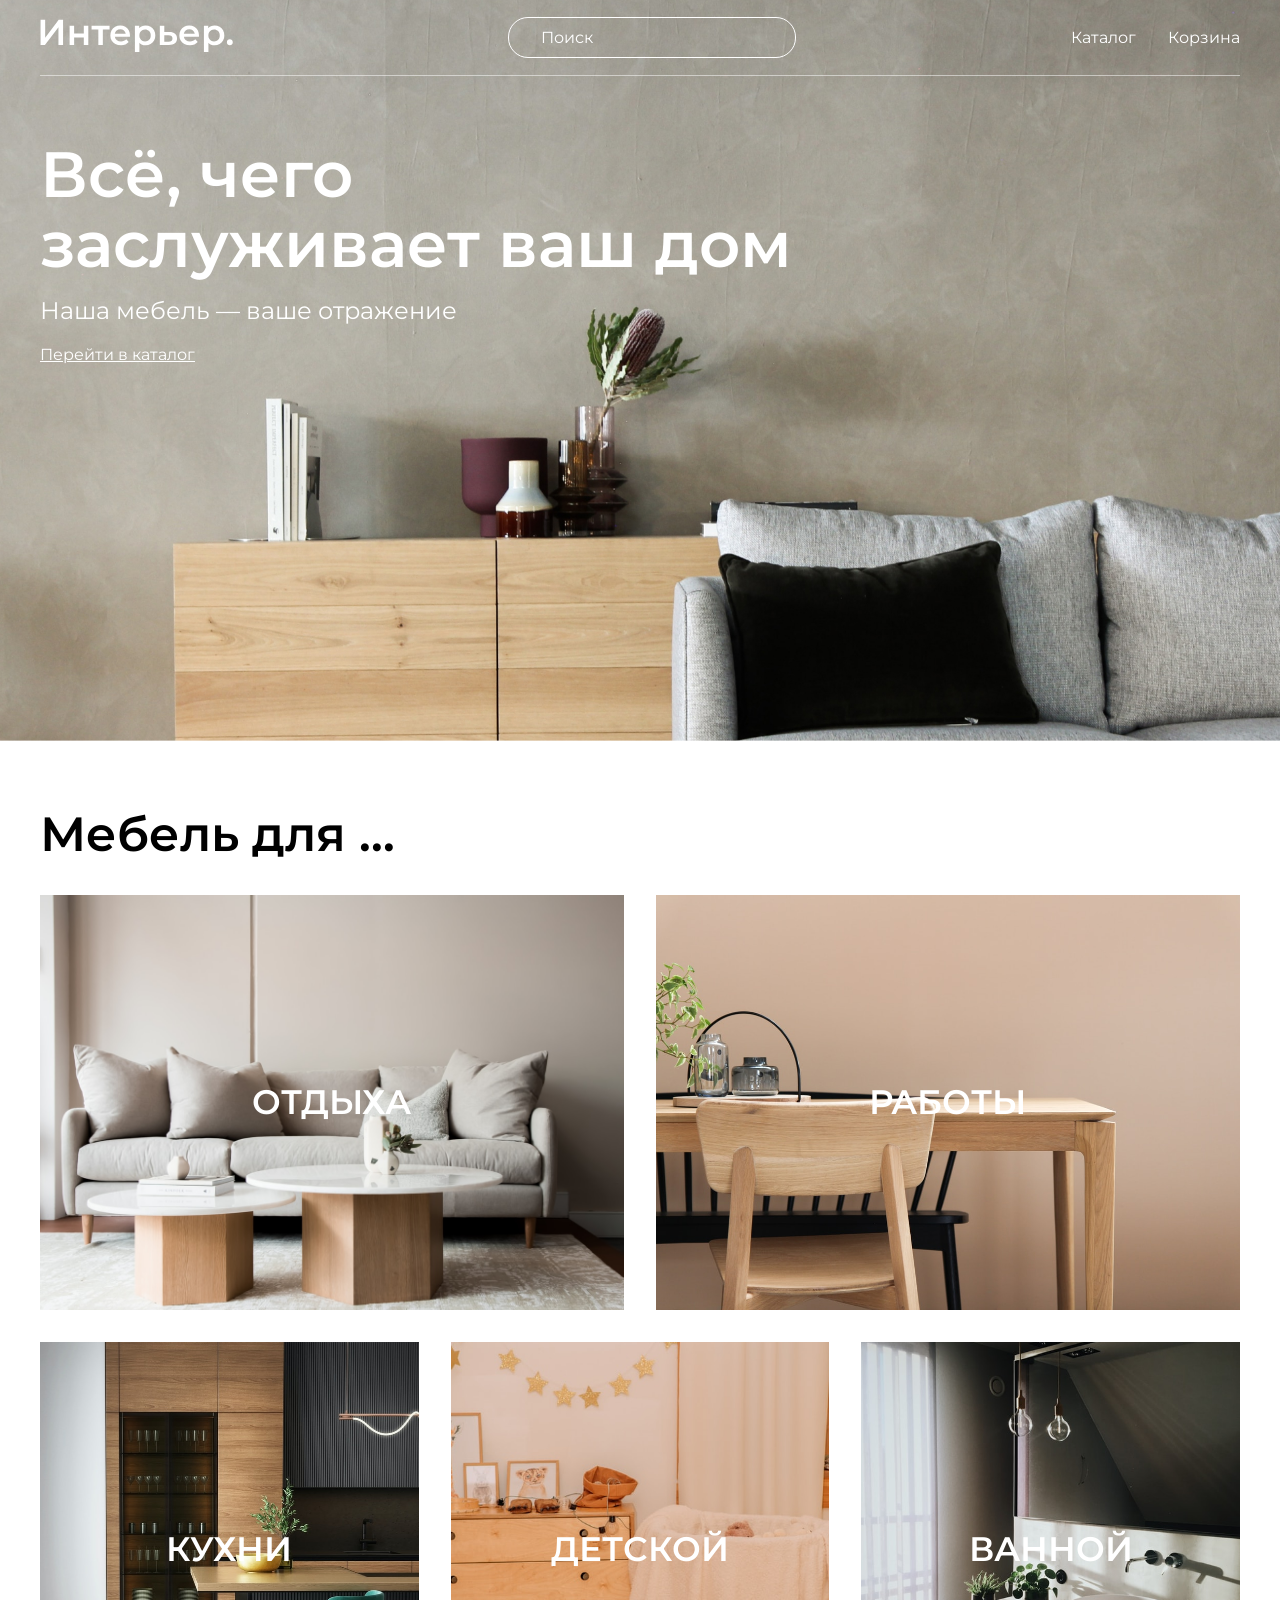
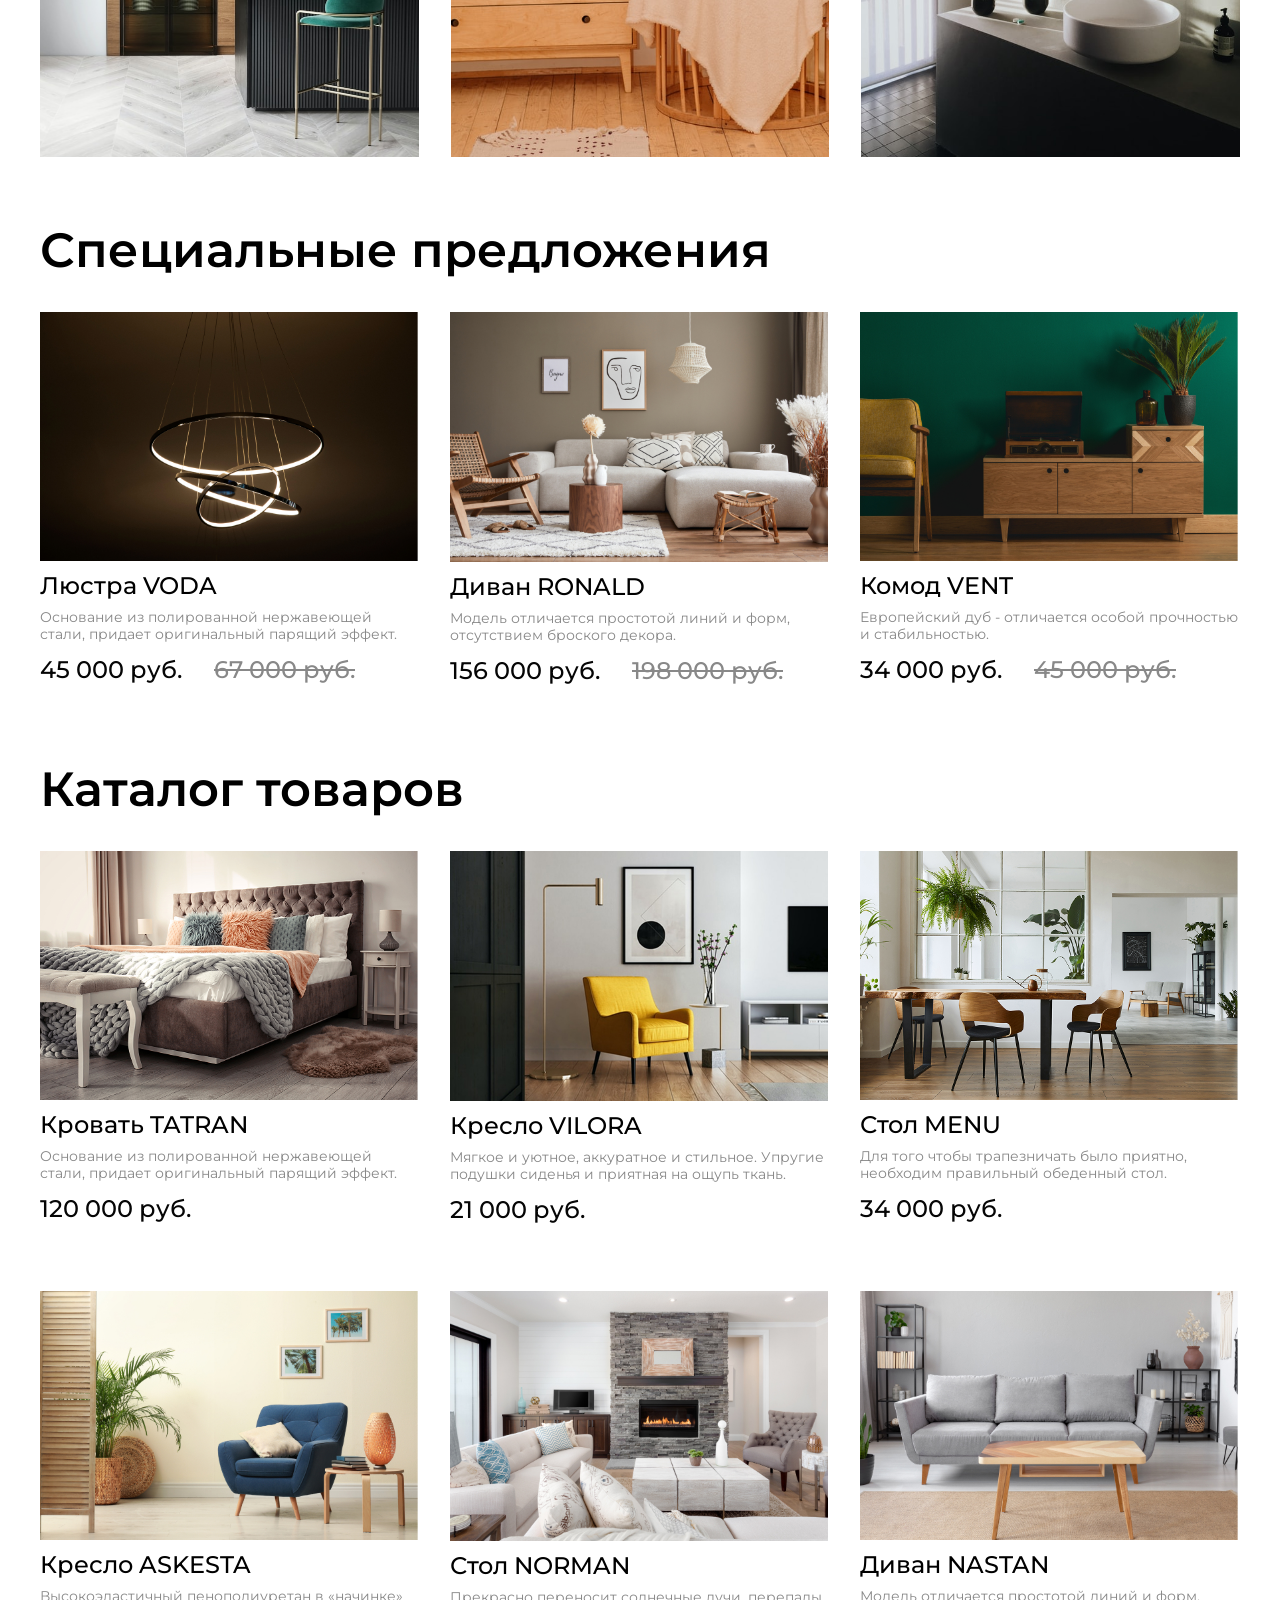
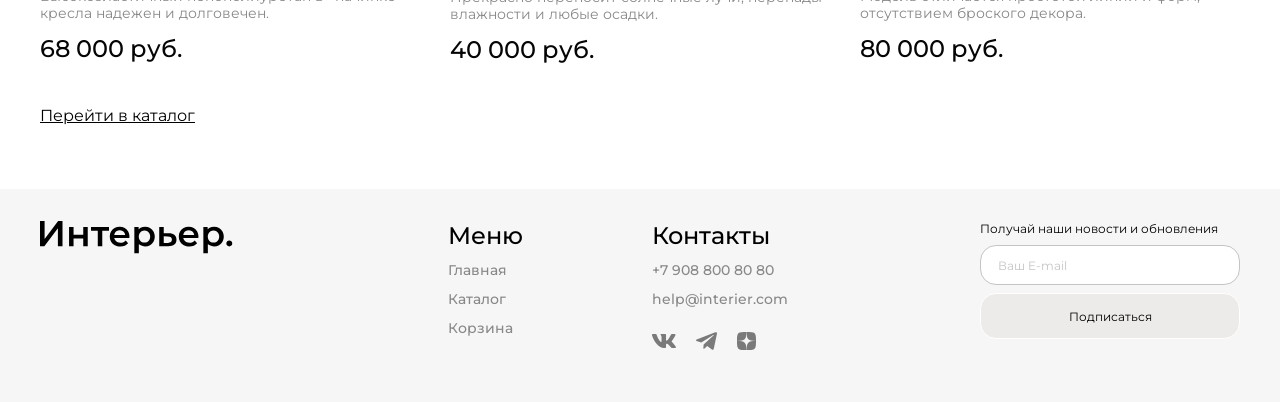
<file: index.html>
<!doctype html>
<html lang="ru">
  <head>
    <meta charset="UTF-8" />
    <meta name="viewport" content="width=device-width, initial-scale=1.0" />
    <link rel="preconnect" href="https://fonts.googleapis.com" />
    <link rel="preconnect" href="https://fonts.gstatic.com" crossorigin />
    <link href="https://fonts.googleapis.com/css2?family=Montserrat:ital,wght@0,100..900;1,100..900&display=swap" rel="stylesheet" />
    <title>Главная</title>
    <link rel="stylesheet" href="./style.css" />
  </head>

  <body>
    <section class="hero-page content-center">
      <div class="hero-page__container">
        <header class="header">
          <a href="index.html" class="header__logo-link">
            <img class="header__logo" src="./img/logo.svg" alt="Логотип" />
          </a>
          <input class="header__search" type="search" placeholder="Поиск" />
          <nav class="header__nav">
            <ul class="header__list">
              <li class="header__item">
                <a class="header__link" href="catalog.html">Каталог</a>
              </li>
              <li class="header__item">
                <a class="header__link" href="cart.html">Корзина</a>
              </li>
            </ul>
          </nav>
          <div class="header__nav-mobile">
            <a href="#">
              <svg width="19" height="19" viewBox="0 0 19 19" fill="none" xmlns="http://www.w3.org/2000/svg">
                <g clip-path="url(#clip0_53373_428)">
                  <path
                    d="M9.29907 1.11316C10.9342 1.06267 12.5273 1.63644 13.7542 2.71863C14.9811 3.80099 15.7498 5.31046 15.9036 6.93933C16.0545 8.53827 15.5992 10.133 14.634 11.4139L17.968 14.7469C18.0508 14.8297 18.1166 14.9279 18.1614 15.036C18.2062 15.1442 18.2297 15.2607 18.2297 15.3778C18.2297 15.4949 18.2062 15.6114 18.1614 15.7196C18.1165 15.8277 18.0508 15.9259 17.968 16.0087C17.8853 16.0914 17.7871 16.1572 17.679 16.202C17.5707 16.2469 17.4543 16.2694 17.3372 16.2694C17.22 16.2694 17.1036 16.2469 16.9954 16.202C16.8873 16.1572 16.789 16.0914 16.7063 16.0087L13.3733 12.6747C12.0925 13.6424 10.4962 14.0991 8.89575 13.9491C7.26568 13.7962 5.75519 13.0275 4.67212 11.7997C3.58905 10.5718 3.01496 8.97713 3.06665 7.3407C3.11846 5.7041 3.79274 4.14806 4.95142 2.99109C6.10904 1.83516 7.66391 1.16376 9.29907 1.11316ZM9.50903 2.91882C8.28235 2.92382 7.10691 3.41275 6.2395 4.28015C5.37213 5.14755 4.88317 6.32302 4.87817 7.54968C4.87324 8.77628 5.35288 9.95557 6.21313 10.83C6.64353 11.2674 7.15644 11.6151 7.72192 11.8534C8.28759 12.0918 8.89521 12.2161 9.50903 12.2186C10.1227 12.2211 10.7307 12.1017 11.2981 11.868C11.8657 11.6343 12.3816 11.2903 12.8157 10.8563C13.2497 10.4223 13.5936 9.90633 13.8274 9.33875C14.061 8.77131 14.1804 8.16333 14.178 7.54968C14.1755 6.93585 14.0511 6.32824 13.8127 5.76257C13.5744 5.19707 13.2267 4.68419 12.7893 4.25378C11.9149 3.3935 10.7357 2.91387 9.50903 2.91882Z"
                    fill="white"
                    stroke="white"
                    stroke-width="0.2" />
                </g>
                <defs>
                  <clipPath id="clip0_53373_428"><rect width="19" height="19" fill="white" /></clipPath>
                </defs>
              </svg>
            </a>
            <a href="./catalog.html">
              <svg width="20" height="20" viewBox="0 0 20 20" fill="none" xmlns="http://www.w3.org/2000/svg">
                <rect width="4.57143" height="4.57143" fill="white" />
                <rect y="7.31427" width="4.57143" height="4.57143" fill="white" />
                <rect y="14.6285" width="4.57143" height="4.57143" fill="white" />
                <rect x="7.31348" y="7.31427" width="4.57143" height="4.57143" fill="white" />
                <rect x="7.31348" y="14.6285" width="4.57143" height="4.57143" fill="white" />
                <rect x="7.31348" width="4.57143" height="4.57143" fill="white" />
                <rect x="14.6279" y="7.31427" width="4.57143" height="4.57143" fill="white" />
                <rect x="14.6279" y="14.6285" width="4.57143" height="4.57143" fill="white" />
                <rect x="14.6279" width="4.57143" height="4.57143" fill="white" />
              </svg>
            </a>
            <a href="./cart.html">
              <svg width="25" height="25" viewBox="0 0 25 25" fill="none" xmlns="http://www.w3.org/2000/svg">
                <path
                  d="M14.5834 20.8333C15.1359 20.8333 15.6658 20.6138 16.0566 20.2231C16.4473 19.8324 16.6667 19.3025 16.6667 18.75C16.6667 18.1975 16.4473 17.6676 16.0566 17.2768C15.6658 16.8861 15.1359 16.6667 14.5834 16.6667C14.0309 16.6667 13.501 16.8861 13.1103 17.2768C12.7196 17.6676 12.5001 18.1975 12.5001 18.75C12.5001 19.3025 12.7196 19.8324 13.1103 20.2231C13.501 20.6138 14.0309 20.8333 14.5834 20.8333ZM7.29174 20.8333C7.84428 20.8333 8.37418 20.6138 8.76488 20.2231C9.15558 19.8324 9.37508 19.3025 9.37508 18.75C9.37508 18.1975 9.15558 17.6676 8.76488 17.2768C8.37418 16.8861 7.84428 16.6667 7.29174 16.6667C6.73921 16.6667 6.20931 16.8861 5.81861 17.2768C5.4279 17.6676 5.20841 18.1975 5.20841 18.75C5.20841 19.3025 5.4279 19.8324 5.81861 20.2231C6.20931 20.6138 6.73921 20.8333 7.29174 20.8333ZM20.873 6.16978C21.133 6.16139 21.3796 6.0522 21.5606 5.86528C21.7416 5.67837 21.8428 5.42839 21.8428 5.16822C21.8428 4.90804 21.7416 4.65807 21.5606 4.47115C21.3796 4.28424 21.133 4.17504 20.873 4.16666H19.674C18.7345 4.16666 17.922 4.81874 17.7178 5.73541L16.4126 11.6125C16.2084 12.5292 15.3959 13.1812 14.4563 13.1812H6.63133L5.12924 7.17082H14.8636C15.1212 7.15907 15.3644 7.04847 15.5425 6.86202C15.7206 6.67558 15.82 6.42764 15.82 6.16978C15.82 5.91192 15.7206 5.66398 15.5425 5.47754C15.3644 5.2911 15.1212 5.18049 14.8636 5.16874H5.12924C4.82473 5.16865 4.5242 5.23799 4.25051 5.37148C3.97682 5.50498 3.73716 5.69912 3.54976 5.93914C3.36236 6.17916 3.23215 6.45875 3.16903 6.75665C3.10591 7.05455 3.11154 7.36292 3.1855 7.65832L4.68758 13.6667C4.79586 14.1002 5.046 14.4851 5.39821 14.7601C5.75042 15.0351 6.18447 15.1844 6.63133 15.1844H14.4563C15.368 15.1845 16.2524 14.8737 16.9636 14.3032C17.6748 13.7328 18.1701 12.9368 18.3678 12.0469L19.674 6.16978H20.873Z"
                  fill="white" />
              </svg>
            </a>
          </div>
        </header>
        <div class="hero-page__content">
          <h1 class="hero-page__title">
            Всё, чего
            <br class="break-desktop" />
            заслуживает ваш дом
          </h1>
          <p class="hero-page__text">Наша мебель — ваше отражение</p>
          <a class="hero-page__link" href="catalog.html">Перейти в каталог</a>
        </div>
      </div>
    </section>
    <main>
      <section class="for-box content-center">
        <h2 class="heading">Мебель для ...</h2>
        <div class="for">
          <div class="for__item for__item_1 for__item_big">ОТДЫХА</div>
          <div class="for__item for__item_2 for__item_big">РАБОТЫ</div>
          <div class="for__item for__item_3">КУХНИ</div>
          <div class="for__item for__item_4">ДЕТСКОЙ</div>
          <div class="for__item for__item_5">ВАННОЙ</div>
        </div>
      </section>

      <section class="product-box content-center">
        <h2 class="product-box__title">Специальные предложения</h2>
        <div class="product-content">
          <article class="product">
            <img class="product__img" src="./img/product-1.jpg" alt="Product" />
            <h3 class="product__name">Люстра VODA</h3>
            <p class="product-content__description">Основание из полированной нержавеющей стали, придает оригинальный парящий эффект.</p>
            <div class="product-box__price">
              <p class="product__price">45 000 руб.</p>
              <p class="product__price product__price_discount">67 000 руб.</p>
            </div>
          </article>

          <article class="product">
            <img class="product__img" src="./img/product-2.jpg" alt="Product" />
            <h3 class="product__name">Диван RONALD</h3>
            <p class="product-content__description">Модель отличается простотой линий и форм, отсутствием броского декора.</p>
            <div class="product-box__price">
              <p class="product__price">156 000 руб.</p>
              <p class="product__price product__price_discount">198 000 руб.</p>
            </div>
          </article>

          <article class="product">
            <img class="product__img" src="./img/product-3.jpg" alt="Product" />
            <h3 class="product__name">Комод VENT</h3>
            <p class="product-content__description">Европейский дуб - отличается особой прочностью и стабильностью.</p>
            <div class="product-box__price">
              <p class="product__price">34 000 руб.</p>
              <p class="product__price product__price_discount">45 000 руб.</p>
            </div>
          </article>
        </div>
      </section>

      <section class="product-box content-center">
        <h2 class="product-box__title">Каталог товаров</h2>
        <div class="product-content">
          <article class="product">
            <img class="product__img" src="./img/product__catalog-1.jpg" alt="Product" />
            <h3 class="product__name">Кровать TATRAN</h3>
            <p class="product-content__description">Основание из полированной нержавеющей стали, придает оригинальный парящий эффект.</p>
            <div class="product-box__price">
              <p class="product__price">120 000 руб.</p>
              <p class="product__price product__price_discount"></p>
            </div>
          </article>

          <article class="product">
            <img class="product__img" src="./img/product__catalog-2.jpg" alt="Product" />
            <h3 class="product__name">Кресло VILORA</h3>
            <p class="product-content__description">Мягкое и уютное, аккуратное и стильное. Упругие подушки сиденья и приятная на ощупь ткань.</p>
            <div class="product-box__price">
              <p class="product__price">21 000 руб.</p>
              <p class="product__price product__price_discount"></p>
            </div>
          </article>

          <article class="product">
            <img class="product__img" src="./img/product__catalog-3.jpg" alt="Product" />
            <h3 class="product__name">Стол MENU</h3>
            <p class="product-content__description">Для того чтобы трапезничать было приятно, необходим правильный обеденный стол.</p>
            <div class="product-box__price">
              <p class="product__price">34 000 руб.</p>
              <p class="product__price product__price_discount"></p>
            </div>
          </article>

          <article class="product">
            <img class="product__img" src="./img/product__catalog-4.jpg" alt="Product" />
            <h3 class="product__name">Кресло ASKESTA</h3>
            <p class="product-content__description">Высокоэластичный пенополиуретан в «начинке» кресла надежен и долговечен.</p>
            <div class="product-box__price">
              <p class="product__price">68 000 руб.</p>
              <p class="product__price product__price_discount"></p>
            </div>
          </article>

          <article class="product">
            <img class="product__img" src="./img/product__catalog-5.jpg" alt="Product" />
            <h3 class="product__name">Стол NORMAN</h3>
            <p class="product-content__description">Прекрасно переносит солнечные лучи, перепады влажности и любые осадки.</p>
            <div class="product-box__price">
              <p class="product__price">40 000 руб.</p>
              <p class="product__price product__price_discount"></p>
            </div>
          </article>

          <article class="product">
            <img class="product__img" src="./img/product__catalog-6.jpg" alt="Product" />
            <h3 class="product__name">Диван NASTAN</h3>
            <p class="product-content__description">Модель отличается простотой линий и форм, отсутствием броского декора.</p>
            <div class="product-box__price">
              <p class="product__price">80 000 руб.</p>
              <p class="product__price product__price_discount"></p>
            </div>
          </article>
        </div>
      </section>

      <a href="catalog.html" class="main-link content-center">Перейти в каталог</a>
    </main>
    <footer class="footer">
      <div class="footer__wrapper content-center">
        <a class="footer__logo" href="index.html">
          <img src="./img/logo-black.svg" alt="Интерьер" />
        </a>

        <div class="footer__content">
          <div class="footer__column footer__column_menu">
            <h3 class="footer__menu">Меню</h3>
            <nav class="footer__nav">
              <a class="footer__link" href="index.html">Главная</a>
              <a class="footer__link" href="catalog.html">Каталог</a>
              <a class="footer__link" href="cart.html">Корзина</a>
            </nav>
          </div>

          <div class="footer__column footer__column_contacts">
            <h3 class="footer__menu">Контакты</h3>
            <a class="footer__number" href="tel:+79088008080">+7 908 800 80 80</a>
            <a class="footer__mail" href="mailto:help@interier.com">help@interier.com</a>

            <div class="footer__social">
              <a href="#" class="footer__link footer__link_social">
                <img class="footer__social-icon" src="./img/vk.svg" alt="Вконтакте" />
              </a>
              <a href="#" class="footer__link footer__link_social">
                <img class="footer__social-icon" src="./img/telegram.svg" alt="Telegram" />
              </a>
              <a href="#" class="footer__link footer__link_social">
                <img class="footer__social-icon" src="./img/dzen.svg" alt="Дзен" />
              </a>
            </div>
          </div>

          <form class="footer__form" action="#">
            <p class="footer__news">Получай наши новости и обновления</p>
            <input class="footer__form-mail" type="email" placeholder="Ваш E-mail" />
            <button class="footer__button" type="submit">Подписаться</button>
          </form>
        </div>
      </div>
    </footer>
  </body>
</html>
</file>
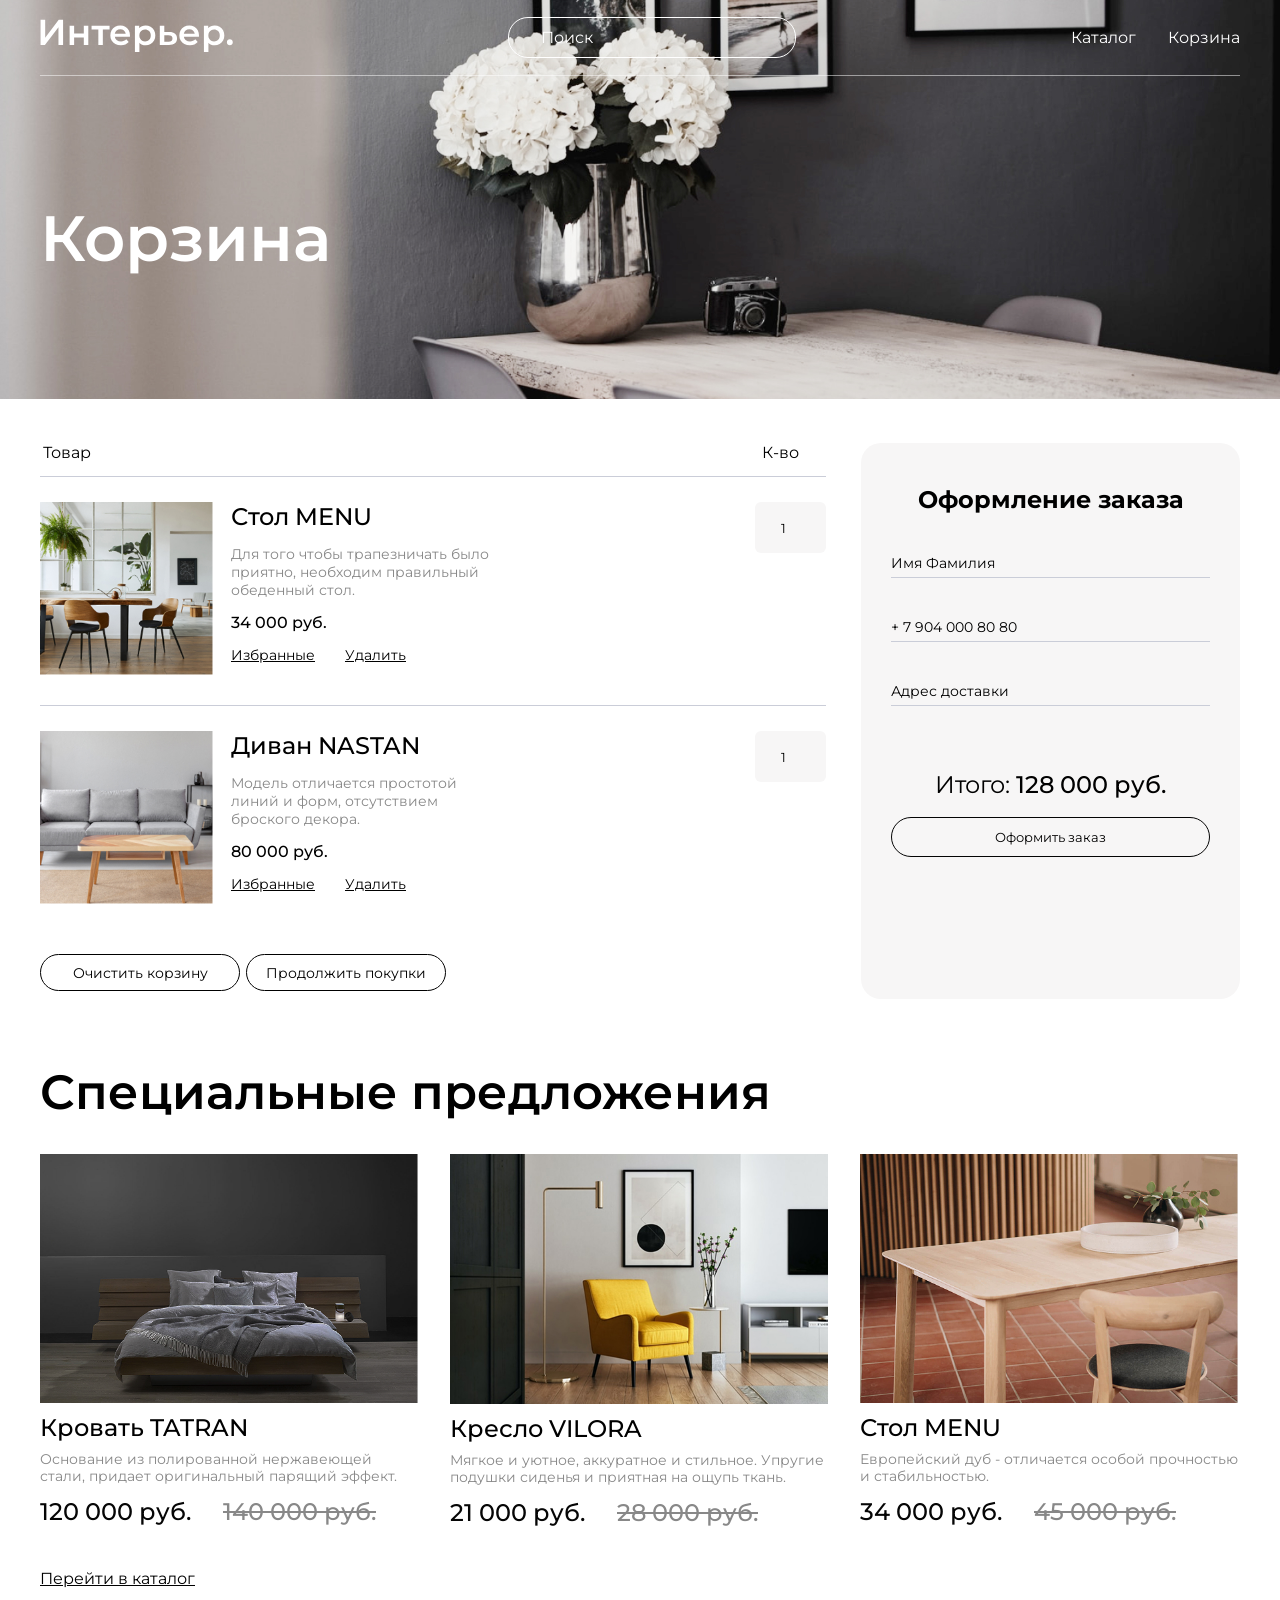
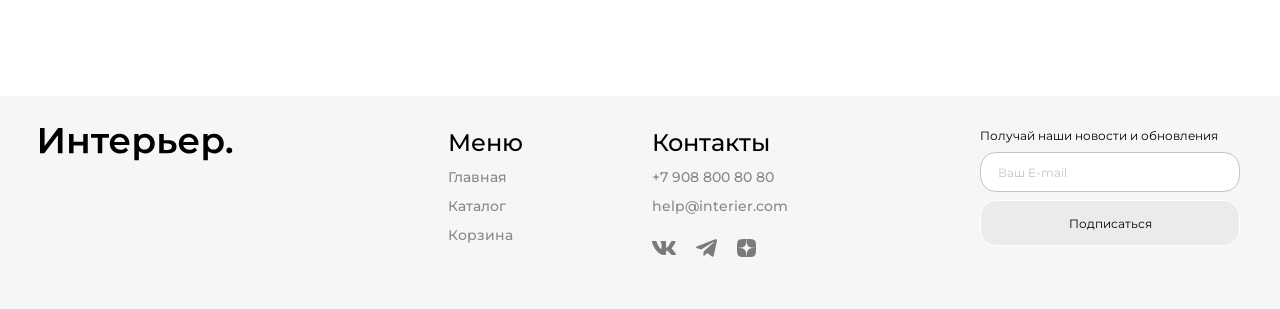
<file: cart.html>
<!doctype html>
<html lang="ru">
  <head>
    <meta charset="UTF-8" />
    <meta name="viewport" content="width=device-width, initial-scale=1.0" />
    <link rel="preconnect" href="https://fonts.googleapis.com" />
    <link rel="preconnect" href="https://fonts.gstatic.com" crossorigin />
    <link href="https://fonts.googleapis.com/css2?family=Montserrat:ital,wght@0,100..900;1,100..900&display=swap" rel="stylesheet" />
    <title>Корзина</title>
    <link rel="stylesheet" href="./style.css" />
  </head>

  <body>
    <section class="hero-page hero-page_cart">
      <div class="hero-page__container content-center">
        <header class="header">
          <a href="index.html" class="header__logo-link">
            <img class="header__logo" src="./img/logo.svg" alt="Логотип" />
          </a>
          <input class="header__search" type="search" placeholder="Поиск" />
          <nav class="header__nav">
            <ul class="header__list">
              <li class="header__item">
                <a class="header__link" href="./catalog.html">Каталог</a>
              </li>
              <li class="header__item">
                <a class="header__link" href="#">Корзина</a>
              </li>
            </ul>
          </nav>
          <div class="header__nav-mobile">
            <a href="#">
              <svg width="19" height="19" viewBox="0 0 19 19" fill="none" xmlns="http://www.w3.org/2000/svg">
                <g clip-path="url(#clip0_53373_428)">
                  <path
                    d="M9.29907 1.11316C10.9342 1.06267 12.5273 1.63644 13.7542 2.71863C14.9811 3.80099 15.7498 5.31046 15.9036 6.93933C16.0545 8.53827 15.5992 10.133 14.634 11.4139L17.968 14.7469C18.0508 14.8297 18.1166 14.9279 18.1614 15.036C18.2062 15.1442 18.2297 15.2607 18.2297 15.3778C18.2297 15.4949 18.2062 15.6114 18.1614 15.7196C18.1165 15.8277 18.0508 15.9259 17.968 16.0087C17.8853 16.0914 17.7871 16.1572 17.679 16.202C17.5707 16.2469 17.4543 16.2694 17.3372 16.2694C17.22 16.2694 17.1036 16.2469 16.9954 16.202C16.8873 16.1572 16.789 16.0914 16.7063 16.0087L13.3733 12.6747C12.0925 13.6424 10.4962 14.0991 8.89575 13.9491C7.26568 13.7962 5.75519 13.0275 4.67212 11.7997C3.58905 10.5718 3.01496 8.97713 3.06665 7.3407C3.11846 5.7041 3.79274 4.14806 4.95142 2.99109C6.10904 1.83516 7.66391 1.16376 9.29907 1.11316ZM9.50903 2.91882C8.28235 2.92382 7.10691 3.41275 6.2395 4.28015C5.37213 5.14755 4.88317 6.32302 4.87817 7.54968C4.87324 8.77628 5.35288 9.95557 6.21313 10.83C6.64353 11.2674 7.15644 11.6151 7.72192 11.8534C8.28759 12.0918 8.89521 12.2161 9.50903 12.2186C10.1227 12.2211 10.7307 12.1017 11.2981 11.868C11.8657 11.6343 12.3816 11.2903 12.8157 10.8563C13.2497 10.4223 13.5936 9.90633 13.8274 9.33875C14.061 8.77131 14.1804 8.16333 14.178 7.54968C14.1755 6.93585 14.0511 6.32824 13.8127 5.76257C13.5744 5.19707 13.2267 4.68419 12.7893 4.25378C11.9149 3.3935 10.7357 2.91387 9.50903 2.91882Z"
                    fill="white"
                    stroke="white"
                    stroke-width="0.2" />
                </g>
                <defs>
                  <clipPath id="clip0_53373_428"><rect width="19" height="19" fill="white" /></clipPath>
                </defs>
              </svg>
            </a>
            <a href="./catalog.html">
              <svg width="20" height="20" viewBox="0 0 20 20" fill="none" xmlns="http://www.w3.org/2000/svg">
                <rect width="4.57143" height="4.57143" fill="white" />
                <rect y="7.31427" width="4.57143" height="4.57143" fill="white" />
                <rect y="14.6285" width="4.57143" height="4.57143" fill="white" />
                <rect x="7.31348" y="7.31427" width="4.57143" height="4.57143" fill="white" />
                <rect x="7.31348" y="14.6285" width="4.57143" height="4.57143" fill="white" />
                <rect x="7.31348" width="4.57143" height="4.57143" fill="white" />
                <rect x="14.6279" y="7.31427" width="4.57143" height="4.57143" fill="white" />
                <rect x="14.6279" y="14.6285" width="4.57143" height="4.57143" fill="white" />
                <rect x="14.6279" width="4.57143" height="4.57143" fill="white" />
              </svg>
            </a>
            <a href="./cart.html">
              <svg width="25" height="25" viewBox="0 0 25 25" fill="none" xmlns="http://www.w3.org/2000/svg">
                <path
                  d="M14.5834 20.8333C15.1359 20.8333 15.6658 20.6138 16.0566 20.2231C16.4473 19.8324 16.6667 19.3025 16.6667 18.75C16.6667 18.1975 16.4473 17.6676 16.0566 17.2768C15.6658 16.8861 15.1359 16.6667 14.5834 16.6667C14.0309 16.6667 13.501 16.8861 13.1103 17.2768C12.7196 17.6676 12.5001 18.1975 12.5001 18.75C12.5001 19.3025 12.7196 19.8324 13.1103 20.2231C13.501 20.6138 14.0309 20.8333 14.5834 20.8333ZM7.29174 20.8333C7.84428 20.8333 8.37418 20.6138 8.76488 20.2231C9.15558 19.8324 9.37508 19.3025 9.37508 18.75C9.37508 18.1975 9.15558 17.6676 8.76488 17.2768C8.37418 16.8861 7.84428 16.6667 7.29174 16.6667C6.73921 16.6667 6.20931 16.8861 5.81861 17.2768C5.4279 17.6676 5.20841 18.1975 5.20841 18.75C5.20841 19.3025 5.4279 19.8324 5.81861 20.2231C6.20931 20.6138 6.73921 20.8333 7.29174 20.8333ZM20.873 6.16978C21.133 6.16139 21.3796 6.0522 21.5606 5.86528C21.7416 5.67837 21.8428 5.42839 21.8428 5.16822C21.8428 4.90804 21.7416 4.65807 21.5606 4.47115C21.3796 4.28424 21.133 4.17504 20.873 4.16666H19.674C18.7345 4.16666 17.922 4.81874 17.7178 5.73541L16.4126 11.6125C16.2084 12.5292 15.3959 13.1812 14.4563 13.1812H6.63133L5.12924 7.17082H14.8636C15.1212 7.15907 15.3644 7.04847 15.5425 6.86202C15.7206 6.67558 15.82 6.42764 15.82 6.16978C15.82 5.91192 15.7206 5.66398 15.5425 5.47754C15.3644 5.2911 15.1212 5.18049 14.8636 5.16874H5.12924C4.82473 5.16865 4.5242 5.23799 4.25051 5.37148C3.97682 5.50498 3.73716 5.69912 3.54976 5.93914C3.36236 6.17916 3.23215 6.45875 3.16903 6.75665C3.10591 7.05455 3.11154 7.36292 3.1855 7.65832L4.68758 13.6667C4.79586 14.1002 5.046 14.4851 5.39821 14.7601C5.75042 15.0351 6.18447 15.1844 6.63133 15.1844H14.4563C15.368 15.1845 16.2524 14.8737 16.9636 14.3032C17.6748 13.7328 18.1701 12.9368 18.3678 12.0469L19.674 6.16978H20.873Z"
                  fill="white" />
              </svg>
            </a>
          </div>
        </header>

        <div class="hero-page__content hero-page__content_catalog">
          <h1 class="hero-page__title hero-page__title_catalog">Корзина</h1>
        </div>
      </div>
    </section>

    <main class="cart content-center">
      <div class="cart__container">
        <!-- Левая часть с товарами -->
        <div class="cart__items">
          <div class="cart__items-header">
            <p>Товар</p>
            <p>К-во</p>
          </div>

          <!-- Карточки товаров -->
          <div class="cart__list">
            <div class="cart__item">
              <div class="cart__item-left">
                <img class="cart__item-img" src="./img/cart__product1.jpg" alt="Товар" />

                <div class="cart__item-info">
                  <h2 class="cart__item-title">Стол MENU</h2>
                  <p class="cart__item-desc">Для того чтобы трапезничать было приятно, необходим правильный обеденный стол.</p>
                  <p class="cart__item-price">34 000 руб.</p>

                  <div class="cart__item-links">
                    <a class="cart__item-link" href="#">Избранные</a>
                    <a class="cart__item-link" href="#">Удалить</a>
                  </div>
                </div>
              </div>

              <input class="cart__item-input" type="number" value="1" min="1" />
            </div>

            <div class="cart__item">
              <div class="cart__item-left">
                <img class="cart__item-img" src="./img/cart__product2.jpg" alt="Товар" />

                <div class="cart__item-info">
                  <h2 class="cart__item-title">Диван NASTAN</h2>
                  <p class="cart__item-desc">Модель отличается простотой линий и форм, отсутствием броского декора.</p>
                  <p class="cart__item-price">80 000 руб.</p>

                  <div class="cart__item-links">
                    <a class="cart__item-link" href="#">Избранные</a>
                    <a class="cart__item-link" href="#">Удалить</a>
                  </div>
                </div>
              </div>

              <input class="cart__item-input" type="number" value="1" min="1" />
            </div>
          </div>
          <div class="cart__actions">
            <button class="cart__btn">Очистить корзину</button>
            <a href="catalog.html" class="cart__btn">Продолжить покупки</a>
          </div>
        </div>
        <!-- Правая часть с оформлением -->
        <form class="cart__form">
          <h2 class="cart__form-title">Оформление заказа</h2>
          <div class="cart__form-inputs">
            <input class="cart__form-input" type="text" placeholder="Имя Фамилия" required />
            <input class="cart__form-input" type="tel" placeholder="+ 7 904 000 80 80" required />
            <input class="cart__form-input" type="text" placeholder="Адрес доставки" required />
          </div>
          <p class="cart__form-total">
            Итого:
            <span class="cart__form-sum">128 000 руб.</span>
          </p>
          <button class="cart__form-submit" type="submit">Оформить заказ</button>
        </form>
      </div>

      <section class="product-box">
        <h2 class="product-box__title">Специальные предложения</h2>
        <div class="product-content">
          <article class="product">
            <img class="product__img" src="./img/bed_tatran.jpg" alt="Product" />
            <h3 class="product__name">Кровать TATRAN</h3>
            <p class="product-content__description">Основание из полированной нержавеющей стали, придает оригинальный парящий эффект.</p>

            <div class="product-box__price">
              <p class="product__price">120 000 руб.</p>
              <p class="product__price product__price_discount">140 000 руб.</p>
            </div>
          </article>

          <article class="product">
            <img class="product__img" src="./img/product__catalog-2.jpg" alt="Product" />
            <h3 class="product__name">Кресло VILORA</h3>
            <p class="product-content__description">Мягкое и уютное, аккуратное и стильное. Упругие подушки сиденья и приятная на ощупь ткань.</p>
            <div class="product-box__price">
              <p class="product__price">21 000 руб.</p>
              <p class="product__price product__price_discount">28 000 руб.</p>
            </div>
          </article>

          <article class="product">
            <img class="product__img" src="./img/stol_menu.jpg" alt="Product" />
            <h3 class="product__name">Стол MENU</h3>
            <p class="product-content__description">Европейский дуб - отличается особой прочностью и стабильностью.</p>
            <div class="product-box__price">
              <p class="product__price">34 000 руб.</p>
              <p class="product__price product__price_discount">45 000 руб.</p>
            </div>
          </article>
        </div>
      </section>

      <a href="catalog.html" class="main-link main-link_desktop ">Перейти в каталог</a>
      <a href="catalog.html" class="main-link main-link_mobile ">Показать ещё</a>
    </main>

    <footer class="footer">
      <div class="footer__wrapper content-center">
        <a class="footer__logo" href="index.html">
          <img src="./img/logo-black.svg" alt="Интерьер" />
        </a>

        <div class="footer__content">
          <div class="footer__column footer__column_menu">
            <h3 class="footer__menu">Меню</h3>
            <nav class="footer__nav">
              <a class="footer__link" href="index.html">Главная</a>
              <a class="footer__link" href="catalog.html">Каталог</a>
              <a class="footer__link" href="cart.html">Корзина</a>
            </nav>
          </div>

          <div class="footer__column footer__column_contacts">
            <h3 class="footer__menu">Контакты</h3>
            <a class="footer__number" href="tel:+79088008080">+7 908 800 80 80</a>
            <a class="footer__mail" href="mailto:help@interier.com">help@interier.com</a>

            <div class="footer__social">
              <a href="#" class="footer__link footer__link_social">
                <img class="footer__social-icon" src="./img/vk.svg" alt="Вконтакте" />
              </a>
              <a href="#" class="footer__link footer__link_social">
                <img class="footer__social-icon" src="./img/telegram.svg" alt="Telegram" />
              </a>
              <a href="#" class="footer__link footer__link_social">
                <img class="footer__social-icon" src="./img/dzen.svg" alt="Дзен" />
              </a>
            </div>
          </div>

          <form class="footer__form" action="#">
            <p class="footer__news">Получай наши новости и обновления</p>
            <input class="footer__form-mail" type="email" placeholder="Ваш E-mail" />
            <button class="footer__button" type="submit">Подписаться</button>
          </form>
        </div>
      </div>
    </footer>
  </body>
</html>
</file>
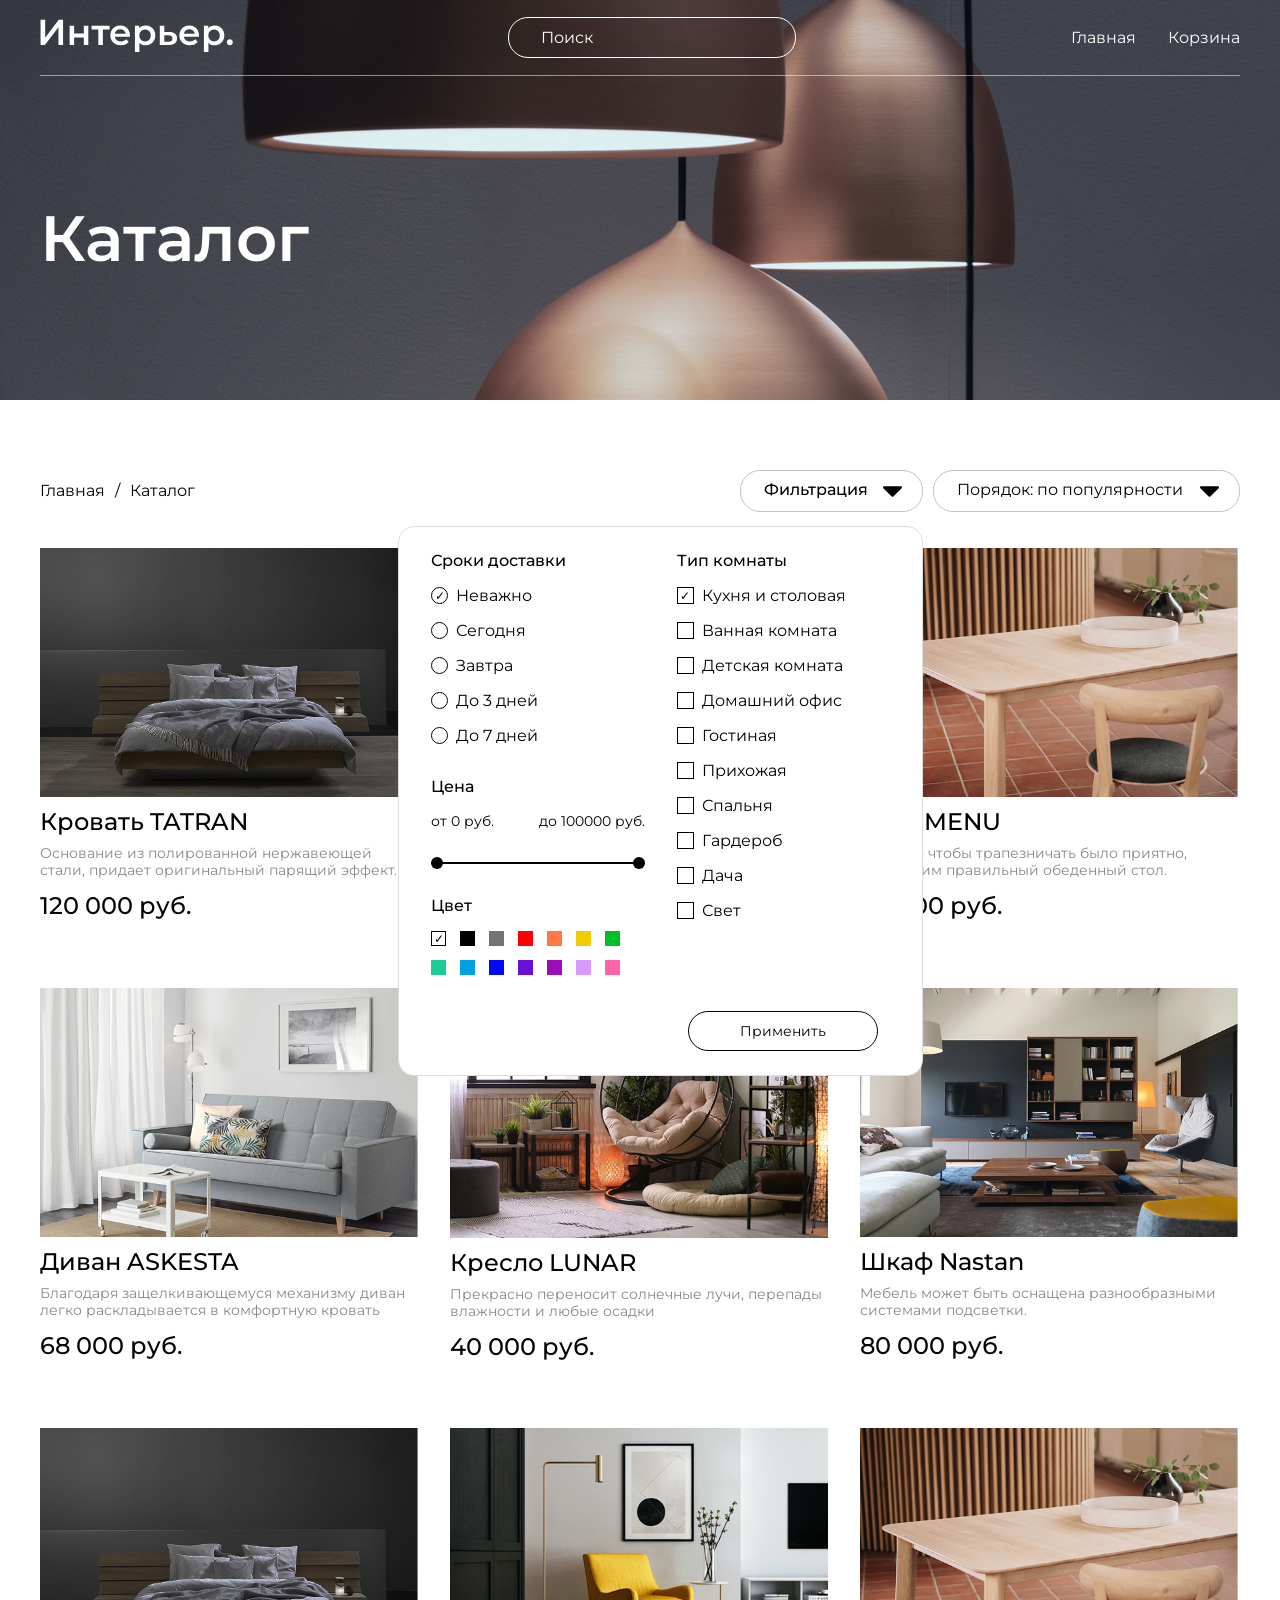
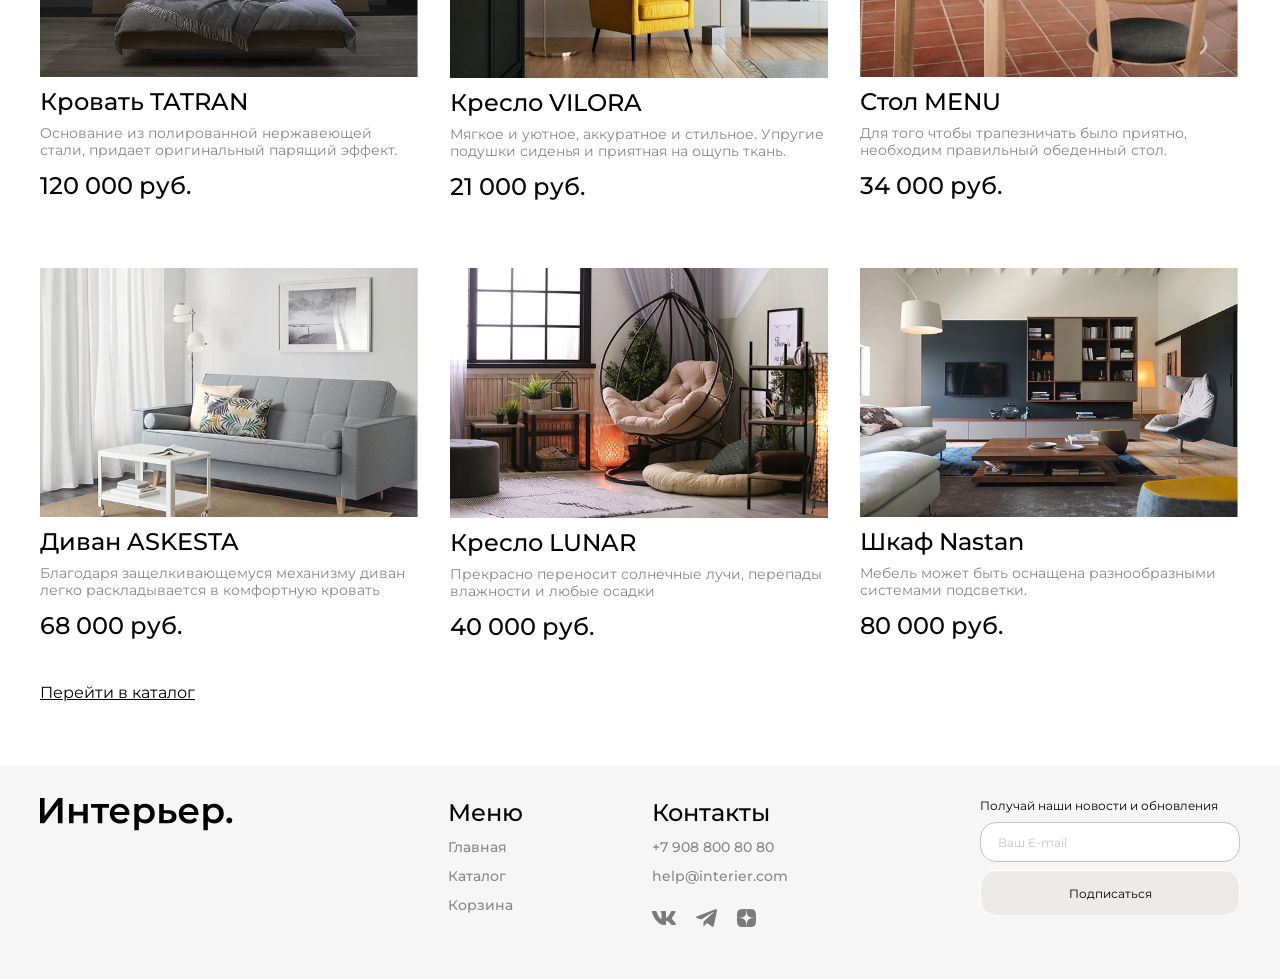
<file: catalog.html>
<!doctype html>
<html lang="ru">
  <head>
    <meta charset="UTF-8" />
    <meta name="viewport" content="width=device-width, initial-scale=1.0" />
    <link rel="preconnect" href="https://fonts.googleapis.com" />
    <link rel="preconnect" href="https://fonts.gstatic.com" crossorigin />
    <link href="https://fonts.googleapis.com/css2?family=Montserrat:ital,wght@0,100..900;1,100..900&display=swap" rel="stylesheet" />
    <title>Каталог</title>
    <link rel="stylesheet" href="./style.css" />
  </head>

  <body>
    <section class="hero-page hero-page_catalog">
      <div class="hero-page__container content-center">
        <header class="header">
          <a href="index.html" class="header__logo-link">
            <img class="header__logo" src="./img/logo.svg" alt="Логотип" />
          </a>
          <input class="header__search" type="search" placeholder="Поиск" />
          <nav class="header__nav">
            <ul class="header__list">
              <li class="header__item">
                <a class="header__link" href="index.html">Главная</a>
              </li>
              <li class="header__item">
                <a class="header__link" href="cart.html">Корзина</a>
              </li>
            </ul>
          </nav>
          <div class="header__nav-mobile">
            <a href="#">
              <svg width="19" height="19" viewBox="0 0 19 19" fill="none" xmlns="http://www.w3.org/2000/svg">
                <g clip-path="url(#clip0_53373_428)">
                  <path
                    d="M9.29907 1.11316C10.9342 1.06267 12.5273 1.63644 13.7542 2.71863C14.9811 3.80099 15.7498 5.31046 15.9036 6.93933C16.0545 8.53827 15.5992 10.133 14.634 11.4139L17.968 14.7469C18.0508 14.8297 18.1166 14.9279 18.1614 15.036C18.2062 15.1442 18.2297 15.2607 18.2297 15.3778C18.2297 15.4949 18.2062 15.6114 18.1614 15.7196C18.1165 15.8277 18.0508 15.9259 17.968 16.0087C17.8853 16.0914 17.7871 16.1572 17.679 16.202C17.5707 16.2469 17.4543 16.2694 17.3372 16.2694C17.22 16.2694 17.1036 16.2469 16.9954 16.202C16.8873 16.1572 16.789 16.0914 16.7063 16.0087L13.3733 12.6747C12.0925 13.6424 10.4962 14.0991 8.89575 13.9491C7.26568 13.7962 5.75519 13.0275 4.67212 11.7997C3.58905 10.5718 3.01496 8.97713 3.06665 7.3407C3.11846 5.7041 3.79274 4.14806 4.95142 2.99109C6.10904 1.83516 7.66391 1.16376 9.29907 1.11316ZM9.50903 2.91882C8.28235 2.92382 7.10691 3.41275 6.2395 4.28015C5.37213 5.14755 4.88317 6.32302 4.87817 7.54968C4.87324 8.77628 5.35288 9.95557 6.21313 10.83C6.64353 11.2674 7.15644 11.6151 7.72192 11.8534C8.28759 12.0918 8.89521 12.2161 9.50903 12.2186C10.1227 12.2211 10.7307 12.1017 11.2981 11.868C11.8657 11.6343 12.3816 11.2903 12.8157 10.8563C13.2497 10.4223 13.5936 9.90633 13.8274 9.33875C14.061 8.77131 14.1804 8.16333 14.178 7.54968C14.1755 6.93585 14.0511 6.32824 13.8127 5.76257C13.5744 5.19707 13.2267 4.68419 12.7893 4.25378C11.9149 3.3935 10.7357 2.91387 9.50903 2.91882Z"
                    fill="white"
                    stroke="white"
                    stroke-width="0.2" />
                </g>
                <defs>
                  <clipPath id="clip0_53373_428"><rect width="19" height="19" fill="white" /></clipPath>
                </defs>
              </svg>
            </a>
            <a href="./catalog.html">
              <svg width="20" height="20" viewBox="0 0 20 20" fill="none" xmlns="http://www.w3.org/2000/svg">
                <rect width="4.57143" height="4.57143" fill="white" />
                <rect y="7.31427" width="4.57143" height="4.57143" fill="white" />
                <rect y="14.6285" width="4.57143" height="4.57143" fill="white" />
                <rect x="7.31348" y="7.31427" width="4.57143" height="4.57143" fill="white" />
                <rect x="7.31348" y="14.6285" width="4.57143" height="4.57143" fill="white" />
                <rect x="7.31348" width="4.57143" height="4.57143" fill="white" />
                <rect x="14.6279" y="7.31427" width="4.57143" height="4.57143" fill="white" />
                <rect x="14.6279" y="14.6285" width="4.57143" height="4.57143" fill="white" />
                <rect x="14.6279" width="4.57143" height="4.57143" fill="white" />
              </svg>
            </a>
            <a href="./cart.html">
              <svg width="25" height="25" viewBox="0 0 25 25" fill="none" xmlns="http://www.w3.org/2000/svg">
                <path
                  d="M14.5834 20.8333C15.1359 20.8333 15.6658 20.6138 16.0566 20.2231C16.4473 19.8324 16.6667 19.3025 16.6667 18.75C16.6667 18.1975 16.4473 17.6676 16.0566 17.2768C15.6658 16.8861 15.1359 16.6667 14.5834 16.6667C14.0309 16.6667 13.501 16.8861 13.1103 17.2768C12.7196 17.6676 12.5001 18.1975 12.5001 18.75C12.5001 19.3025 12.7196 19.8324 13.1103 20.2231C13.501 20.6138 14.0309 20.8333 14.5834 20.8333ZM7.29174 20.8333C7.84428 20.8333 8.37418 20.6138 8.76488 20.2231C9.15558 19.8324 9.37508 19.3025 9.37508 18.75C9.37508 18.1975 9.15558 17.6676 8.76488 17.2768C8.37418 16.8861 7.84428 16.6667 7.29174 16.6667C6.73921 16.6667 6.20931 16.8861 5.81861 17.2768C5.4279 17.6676 5.20841 18.1975 5.20841 18.75C5.20841 19.3025 5.4279 19.8324 5.81861 20.2231C6.20931 20.6138 6.73921 20.8333 7.29174 20.8333ZM20.873 6.16978C21.133 6.16139 21.3796 6.0522 21.5606 5.86528C21.7416 5.67837 21.8428 5.42839 21.8428 5.16822C21.8428 4.90804 21.7416 4.65807 21.5606 4.47115C21.3796 4.28424 21.133 4.17504 20.873 4.16666H19.674C18.7345 4.16666 17.922 4.81874 17.7178 5.73541L16.4126 11.6125C16.2084 12.5292 15.3959 13.1812 14.4563 13.1812H6.63133L5.12924 7.17082H14.8636C15.1212 7.15907 15.3644 7.04847 15.5425 6.86202C15.7206 6.67558 15.82 6.42764 15.82 6.16978C15.82 5.91192 15.7206 5.66398 15.5425 5.47754C15.3644 5.2911 15.1212 5.18049 14.8636 5.16874H5.12924C4.82473 5.16865 4.5242 5.23799 4.25051 5.37148C3.97682 5.50498 3.73716 5.69912 3.54976 5.93914C3.36236 6.17916 3.23215 6.45875 3.16903 6.75665C3.10591 7.05455 3.11154 7.36292 3.1855 7.65832L4.68758 13.6667C4.79586 14.1002 5.046 14.4851 5.39821 14.7601C5.75042 15.0351 6.18447 15.1844 6.63133 15.1844H14.4563C15.368 15.1845 16.2524 14.8737 16.9636 14.3032C17.6748 13.7328 18.1701 12.9368 18.3678 12.0469L19.674 6.16978H20.873Z"
                  fill="white" />
              </svg>
            </a>
          </div>
        </header>

        <div class="hero-page__content hero-page__content_catalog">
          <h1 class="hero-page__title hero-page__title_catalog">Каталог</h1>
        </div>
      </div>
    </section>
    <main>
      <div class="catalog-top content-center">
        <nav class="catalog-top__links">
          <a class="catalog-top__link" href="index.html">Главная</a>
          <span class="catalog-top__slash">/</span>
          <a class="catalog-top__link" href="catalog.html">Каталог</a>
        </nav>
        <div class="catalog-top__controls">
          <div class="filter-wrapper">
            <button class="catalog-top__select catalog-top__select_filter" type="button">Фильтрация</button>
            <form class="filtering-form" action="#" method="get">
              <fieldset class="filtering-form__fieldset filtering-form__fieldset_delivery">
                <legend class="filtering-form__legend">Сроки доставки</legend>

                <div class="radio">
                  <input class="radio__input" type="radio" id="any" name="delivery-time" value="any" checked />
                  <label class="radio__label" for="any">Неважно</label>
                </div>
                <div class="radio">
                  <input class="radio__input" type="radio" id="today" name="delivery-time" value="today" />
                  <label class="radio__label" for="today">Сегодня</label>
                </div>
                <div class="radio">
                  <input class="radio__input" type="radio" id="tomorrow" name="delivery-time" value="tomorrow" />
                  <label class="radio__label" for="tomorrow">Завтра</label>
                </div>
                <div class="radio">
                  <input class="radio__input" type="radio" id="three-days" name="delivery-time" value="three-days" />
                  <label class="radio__label" for="three-days">До 3 дней</label>
                </div>
                <div class="radio">
                  <input class="radio__input" type="radio" id="seven-days" name="delivery-time" value="seven-days" />
                  <label class="radio__label" for="seven-days">До 7 дней</label>
                </div>
              </fieldset>

              <fieldset class="filtering-form__fieldset filtering-form__fieldset_price">
                <legend class="filtering-form__legend">Цена</legend>
                <p class="filtering-form__price-range">
                  <span>от 0 руб.</span>
                  <span>до 100000 руб.</span>
                </p>
                <input name="price-min" type="range" min="0" max="100000" value="0" />
                <input name="price-max" type="range" min="0" max="100000" value="100000" />
              </fieldset>

              <fieldset class="filtering-form__fieldset filtering-form__fieldset_colors">
                <legend class="filtering-form__legend">Цвет</legend>
                <div class="checkbox checkbox_color checkbox_white">
                  <input class="checkbox__input" type="checkbox" id="white" name="color" value="white" checked />
                  <label class="checkbox__label" for="white"></label>
                </div>
                <div class="checkbox checkbox_color checkbox_black">
                  <input class="checkbox__input" type="checkbox" id="black" name="color" value="black" />
                  <label class="checkbox__label" for="black"></label>
                </div>
                <div class="checkbox checkbox_color checkbox_grey">
                  <input class="checkbox__input" type="checkbox" id="grey" name="color" value="grey" />
                  <label class="checkbox__label" for="grey"></label>
                </div>
                <div class="checkbox checkbox_color checkbox_red">
                  <input class="checkbox__input" type="checkbox" id="red" name="color" value="red" />
                  <label class="checkbox__label" for="red"></label>
                </div>
                <div class="checkbox checkbox_color checkbox_orange">
                  <input class="checkbox__input" type="checkbox" id="orange" name="color" value="orange" />
                  <label class="checkbox__label" for="orange"></label>
                </div>
                <div class="checkbox checkbox_color checkbox_yellow">
                  <input class="checkbox__input" type="checkbox" id="yellow" name="color" value="yellow" />
                  <label class="checkbox__label" for="yellow"></label>
                </div>
                <div class="checkbox checkbox_color checkbox_green">
                  <input class="checkbox__input" type="checkbox" id="green" name="color" value="green" />
                  <label class="checkbox__label" for="green"></label>
                </div>
                <div class="checkbox checkbox_color checkbox_turquoise">
                  <input class="checkbox__input" type="checkbox" id="turquoise" name="color" value="turquoise" />
                  <label class="checkbox__label" for="turquoise"></label>
                </div>
                <div class="checkbox checkbox_color checkbox_blue">
                  <input class="checkbox__input" type="checkbox" id="blue" name="color" value="blue" />
                  <label class="checkbox__label" for="blue"></label>
                </div>
                <div class="checkbox checkbox_color checkbox_darkblue">
                  <input class="checkbox__input" type="checkbox" id="darkblue" name="color" value="darkblue" />
                  <label class="checkbox__label" for="darkblue"></label>
                </div>
                <div class="checkbox checkbox_color checkbox_purple">
                  <input class="checkbox__input" type="checkbox" id="purple" name="color" value="purple" />
                  <label class="checkbox__label" for="purple"></label>
                </div>
                <div class="checkbox checkbox_color checkbox_violet">
                  <input class="checkbox__input" type="checkbox" id="violet" name="color" value="violet" />
                  <label class="checkbox__label" for="violet"></label>
                </div>
                <div class="checkbox checkbox_color checkbox_lilac">
                  <input class="checkbox__input" type="checkbox" id="lilac" name="color" value="lilac" />
                  <label class="checkbox__label" for="lilac"></label>
                </div>
                <div class="checkbox checkbox_color checkbox_pink">
                  <input class="checkbox__input" type="checkbox" id="pink" name="color" value="pink" />
                  <label class="checkbox__label" for="pink"></label>
                </div>
              </fieldset>

              <fieldset class="filtering-form__fieldset filtering-form__fieldset_rooms">
                <legend class="filtering-form__legend">Тип комнаты</legend>
                <div class="checkbox">
                  <input class="checkbox__input" type="checkbox" id="kitchen" name="room" value="kitchen" checked />
                  <label class="checkbox__label" for="kitchen">Кухня и столовая</label>
                </div>
                <div class="checkbox">
                  <input class="checkbox__input" type="checkbox" id="bathroom" name="room" value="bathroom" />
                  <label class="checkbox__label" for="bathroom">Ванная комната</label>
                </div>
                <div class="checkbox">
                  <input class="checkbox__input" type="checkbox" id="kids-room" name="room" value="kids-room" />
                  <label class="checkbox__label" for="kids-room">Детская комната</label>
                </div>
                <div class="checkbox">
                  <input class="checkbox__input" type="checkbox" id="home-office" name="room" value="home-office" />
                  <label class="checkbox__label" for="home-office">Домашний офис</label>
                </div>
                <div class="checkbox">
                  <input class="checkbox__input" type="checkbox" id="living-room" name="room" value="living-room" />
                  <label class="checkbox__label" for="living-room">Гостиная</label>
                </div>
                <div class="checkbox">
                  <input class="checkbox__input" type="checkbox" id="hallway" name="room" value="hallway" />
                  <label class="checkbox__label" for="hallway">Прихожая</label>
                </div>
                <div class="checkbox">
                  <input class="checkbox__input" type="checkbox" id="bedroom" name="room" value="bedroom" />
                  <label class="checkbox__label" for="bedroom">Спальня</label>
                </div>
                <div class="checkbox">
                  <input class="checkbox__input" type="checkbox" id="wardrobe" name="room" value="wardrobe" />
                  <label class="checkbox__label" for="wardrobe">Гардероб</label>
                </div>
                <div class="checkbox">
                  <input class="checkbox__input" type="checkbox" id="dacha" name="room" value="dacha" />
                  <label class="checkbox__label" for="dacha">Дача</label>
                </div>
                <div class="checkbox">
                  <input class="checkbox__input" type="checkbox" id="light" name="room" value="light" />
                  <label class="checkbox__label" for="light">Свет</label>
                </div>
              </fieldset>
              <button type="submit" class="filtering-form__submit">Применить</button>
            </form>
          </div>
          <select class="catalog-top__select catalog-top__select_sort" name="sort">
            <option value="default">Порядок: по популярности</option>
            <option value="price-asc">Сначала дешёвые</option>
            <option value="price-desc">Сначала дорогие</option>
            <option value="new">Сначала новые</option>
          </select>
        </div>
      </div>
      <section class="product-box product-box_catalog content-center">
        <div class="product-content">
          <article class="product">
            <img class="product__img" src="./img/bed_tatran.jpg" alt="Кровать TATRAN" />
            <h2 class="product__name">Кровать TATRAN</h2>
            <p class="product-content__description">Основание из полированной нержавеющей стали, придает оригинальный парящий эффект.</p>
            <div class="product-box__price">
              <p class="product__price">120 000 руб.</p>
              <p class="product__price product__price_discount"></p>
            </div>
          </article>

          <article class="product">
            <img class="product__img" src="./img/product__catalog-2.jpg" alt="Кресло VILORA" />
            <h2 class="product__name">Кресло VILORA</h2>
            <p class="product-content__description">Мягкое и уютное, аккуратное и стильное. Упругие подушки сиденья и приятная на ощупь ткань.</p>
            <div class="product-box__price">
              <p class="product__price">21 000 руб.</p>
              <p class="product__price product__price_discount"></p>
            </div>
          </article>

          <article class="product">
            <img class="product__img" src="./img/stol_menu.jpg" alt="Стол MENU" />
            <h2 class="product__name">Стол MENU</h2>
            <p class="product-content__description">Для того чтобы трапезничать было приятно, необходим правильный обеденный стол.</p>
            <div class="product-box__price">
              <p class="product__price">34 000 руб.</p>
              <p class="product__price product__price_discount"></p>
            </div>
          </article>

          <article class="product">
            <img class="product__img" src="./img/divan_askesta.jpg" alt="Диван ASKESTA" />
            <h2 class="product__name">Диван ASKESTA</h2>
            <p class="product-content__description">Благодаря защелкивающемуся механизму диван легко раскладывается в комфортную кровать</p>
            <div class="product-box__price">
              <p class="product__price">68 000 руб.</p>
              <p class="product__price product__price_discount"></p>
            </div>
          </article>

          <article class="product">
            <img class="product__img" src="./img/kreslo_lunar.jpg" alt="Кресло LUNAR" />
            <h2 class="product__name">Кресло LUNAR</h2>
            <p class="product-content__description">Прекрасно переносит солнечные лучи, перепады влажности и любые осадки</p>
            <div class="product-box__price">
              <p class="product__price">40 000 руб.</p>
              <p class="product__price product__price_discount"></p>
            </div>
          </article>

          <article class="product">
            <img class="product__img" src="./img/shkaf_nastan.jpg" alt="Шкаф Nastan" />
            <h2 class="product__name">Шкаф Nastan</h2>
            <p class="product-content__description">Мебель может быть оснащена разнообразными системами подсветки.</p>
            <div class="product-box__price">
              <p class="product__price">80 000 руб.</p>
              <p class="product__price product__price_discount"></p>
            </div>
          </article>

          <article class="product">
            <img class="product__img" src="./img/bed_tatran.jpg" alt="Кровать TATRAN" />
            <h2 class="product__name">Кровать TATRAN</h2>
            <p class="product-content__description">Основание из полированной нержавеющей стали, придает оригинальный парящий эффект.</p>
            <div class="product-box__price">
              <p class="product__price">120 000 руб.</p>
              <p class="product__price product__price_discount"></p>
            </div>
          </article>

          <article class="product">
            <img class="product__img" src="./img/product__catalog-2.jpg" alt="Кресло VILORA" />
            <h2 class="product__name">Кресло VILORA</h2>
            <p class="product-content__description">Мягкое и уютное, аккуратное и стильное. Упругие подушки сиденья и приятная на ощупь ткань.</p>
            <div class="product-box__price">
              <p class="product__price">21 000 руб.</p>
              <p class="product__price product__price_discount"></p>
            </div>
          </article>

          <article class="product">
            <img class="product__img" src="./img/stol_menu.jpg" alt="Стол MENU" />
            <h2 class="product__name">Стол MENU</h2>
            <p class="product-content__description">Для того чтобы трапезничать было приятно, необходим правильный обеденный стол.</p>
            <div class="product-box__price">
              <p class="product__price">34 000 руб.</p>
              <p class="product__price product__price_discount"></p>
            </div>
          </article>

          <article class="product">
            <img class="product__img" src="./img/divan_askesta.jpg" alt="Диван ASKESTA" />
            <h2 class="product__name">Диван ASKESTA</h2>
            <p class="product-content__description">Благодаря защелкивающемуся механизму диван легко раскладывается в комфортную кровать</p>
            <div class="product-box__price">
              <p class="product__price">68 000 руб.</p>
              <p class="product__price product__price_discount"></p>
            </div>
          </article>

          <article class="product">
            <img class="product__img" src="./img/kreslo_lunar.jpg" alt="Кресло LUNAR" />
            <h2 class="product__name">Кресло LUNAR</h2>
            <p class="product-content__description">Прекрасно переносит солнечные лучи, перепады влажности и любые осадки</p>
            <div class="product-box__price">
              <p class="product__price">40 000 руб.</p>
              <p class="product__price product__price_discount"></p>
            </div>
          </article>

          <article class="product">
            <img class="product__img" src="./img/shkaf_nastan.jpg" alt="Шкаф Nastan" />
            <h2 class="product__name">Шкаф Nastan</h2>
            <p class="product-content__description">Мебель может быть оснащена разнообразными системами подсветки.</p>
            <div class="product-box__price">
              <p class="product__price">80 000 руб.</p>
              <p class="product__price product__price_discount"></p>
            </div>
          </article>
        </div>
      </section>

      <a href="catalog.html" class="main-link main-link_desktop content-center">Перейти в каталог</a>
      <a href="catalog.html" class="main-link main-link_mobile content-center">Показать ещё</a>
    </main>
    <footer class="footer">
      <div class="footer__wrapper content-center">
        <a class="footer__logo" href="index.html">
          <img src="./img/logo-black.svg" alt="Интерьер" />
        </a>

        <div class="footer__content">
          <div class="footer__column footer__column_menu">
            <h3 class="footer__menu">Меню</h3>
            <nav class="footer__nav">
              <a class="footer__link" href="index.html">Главная</a>
              <a class="footer__link" href="catalog.html">Каталог</a>
              <a class="footer__link" href="cart.html">Корзина</a>
            </nav>
          </div>

          <div class="footer__column footer__column_contacts">
            <h3 class="footer__menu">Контакты</h3>
            <a class="footer__number" href="tel:+79088008080">+7 908 800 80 80</a>
            <a class="footer__mail" href="mailto:help@interier.com">help@interier.com</a>

            <div class="footer__social">
              <a href="#" class="footer__link footer__link_social">
                <img class="footer__social-icon" src="./img/vk.svg" alt="Вконтакте" />
              </a>
              <a href="#" class="footer__link footer__link_social">
                <img class="footer__social-icon" src="./img/telegram.svg" alt="Telegram" />
              </a>
              <a href="#" class="footer__link footer__link_social">
                <img class="footer__social-icon" src="./img/dzen.svg" alt="Дзен" />
              </a>
            </div>
          </div>

          <form class="footer__form" action="#">
            <p class="footer__news">Получай наши новости и обновления</p>
            <input class="footer__form-mail" type="email" placeholder="Ваш E-mail" />
            <button class="footer__button" type="submit">Подписаться</button>
          </form>
        </div>
      </div>
    </footer>
  </body>
</html>
</file>
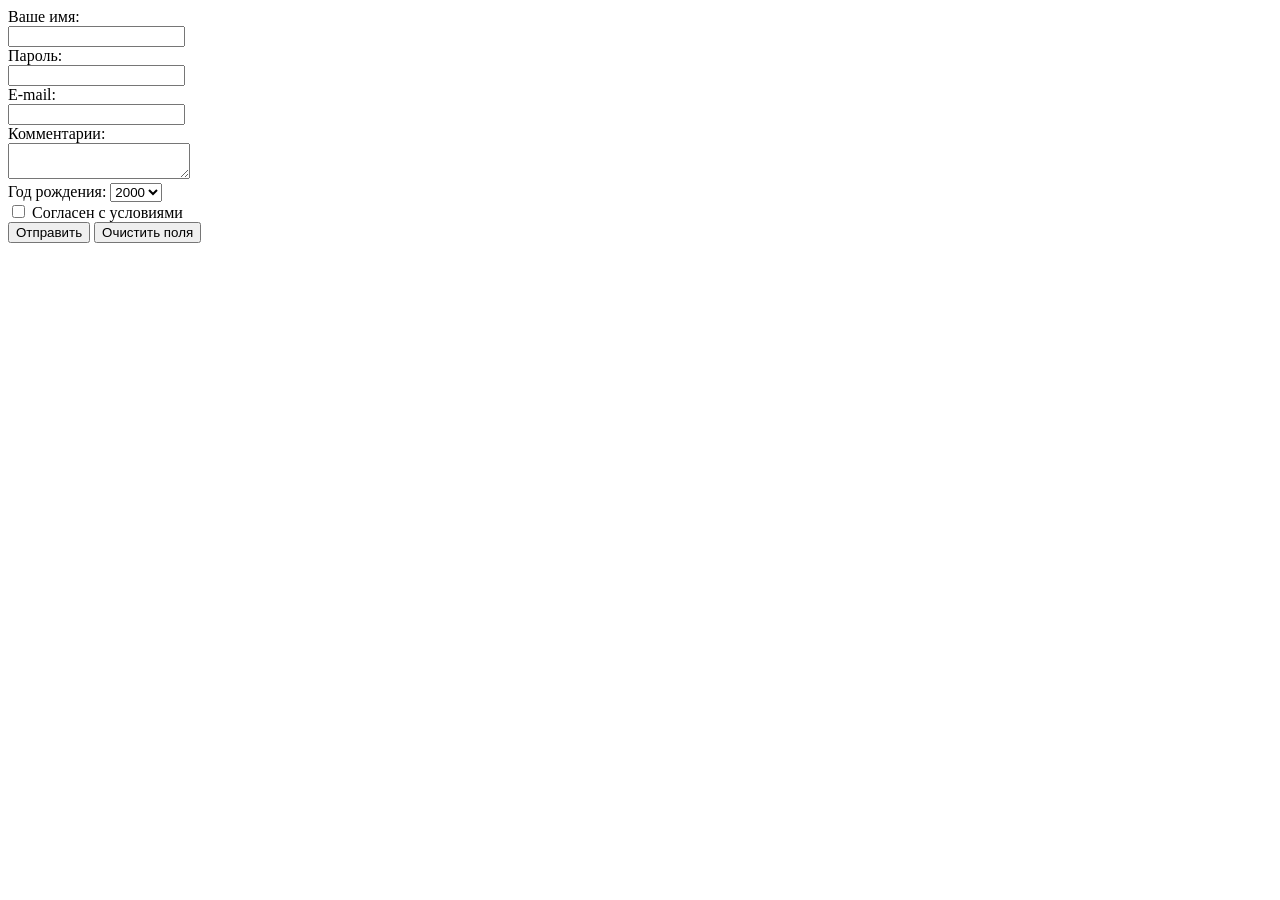
<file: register.html>
<!doctype html>
<html lang="en">
  <head>
    <meta charset="UTF-8" />
    <meta name="viewport" content="width=device-width, initial-scale=1.0" />
    <title>Регистрация</title>
  </head>
  <body>
    <form>
      <div>
        <label for="name">Ваше имя:</label>
        <br />
        <input type="text" id="name" />
      </div>

      <div>
        <label for="password">Пароль:</label>
        <br />
        <input type="password" id="password" />
      </div>

      <div>
        <label for="email">E-mail:</label>
        <br />
        <input type="email" id="email" />
      </div>

      <div>
        <label for="comments">Комментарии:</label>
        <br />
        <textarea id="comments"></textarea>
      </div>

      <div>
        <label for="year">Год рождения:</label>
        <select id="year">
          <option value="2000">2000</option>
          <option value="2001">2001</option>
          <option value="2002">2002</option>
          <option value="2003">2003</option>
          <option value="2004">2004</option>
          <option value="2005">2005</option>
          <option value="2006">2006</option>
        </select>
      </div>

      <div>
        <input type="checkbox" id="agree" />
        <label for="agree">Согласен с условиями</label>
      </div>

      <div>
        <button type="submit">Отправить</button>
        <button type="reset">Очистить поля</button>
      </div>
    </form>
  </body>
</html>
</file>
<file: style.css>
@charset "UTF-8";
* {
  margin: 0;
  padding: 0;
  box-sizing: border-box;
}

a,
input,
button {
  font-family: "Montserrat", "Arial";
}

body {
  font-family: "Montserrat", "Arial";
}

/* Класс, чтобы не прилипало к краям */
.content-center {
  padding-left: calc(50% - 600px);
  padding-right: calc(50% - 600px);
}

/* Фон шапки */
.hero-page {
  background-image: url(./img/bg-hero.jpg);
  background-repeat: no-repeat;
  background-size: cover;
}
.hero-page__title {
  margin-top: 30px;
  margin-bottom: 16px;
  font-weight: 600;
  font-size: 64px;
  line-height: 70px;
}
.hero-page__text {
  margin-bottom: 16px;
  font-size: 24px;
  line-height: 32px;
}
.hero-page__link {
  font-size: 16px;
  line-height: 24px;
  color: white;
}

/* Блок Header (Шапка) */
.header {
  height: 76px;
  display: flex;
  justify-content: space-between;
  align-items: center;
  border-bottom: 0.5px solid rgba(255, 255, 255, 0.5);
  box-sizing: border-box;
}
.header__search {
  border-radius: 20px;
  border: 1px solid white;
  background-color: transparent;
  font-size: 16px;
  padding: 10px 32px;
  width: 288px;
  color: white;
  outline: none;
}
.header__search::-moz-placeholder {
  color: white;
}
.header__search::placeholder {
  color: white;
}
.header__list {
  display: flex;
  list-style-type: none;
  gap: 32px;
}
.header__item {
  font-size: 16px;
  line-height: 20px;
}
.header__link {
  text-decoration: none;
  color: white;
  transition: -webkit-text-decoration 0.3s;
  transition: text-decoration 0.3s;
  transition: text-decoration 0.3s, -webkit-text-decoration 0.3s;
}
.header__link:hover {
  text-decoration: underline;
}
.header__nav-mobile {
  display: none;
}

/* Блок Hero (Главный экран) */
.hero-page__content {
  padding-top: 33px;
  padding-bottom: 374px;
  color: white;
  max-width: 792px;
}

/* Блок "мебель для.."*/
.for-box {
  padding-top: 64px;
}

.heading {
  font-weight: 600;
  font-size: 48px;
}

.for {
  margin-top: 32px;
  display: grid;
  gap: 32px;
  grid-template-columns: repeat(12, 1fr);
}

.for__item {
  font-weight: 600;
  height: 415px;
  grid-column: span 4;
  background-size: cover;
  background-position: center;
  background-repeat: no-repeat;
  font-style: normal;
  font-size: 34px;
  line-height: 41px;
  display: flex;
  align-items: center;
  text-align: center;
  justify-content: center;
  color: #FFFFFF;
}
.for__item_big {
  grid-column: span 6;
}
.for__item_1 {
  background-image: url(./img/for-1.jpg);
}
.for__item_2 {
  background-image: url(./img/for-2.jpg);
}
.for__item_3 {
  background-image: url(./img/for-3.jpg);
}
.for__item_4 {
  background-image: url(./img/for-4.jpg);
}
.for__item_5 {
  background-image: url(./img/for-5.jpg);
}

/* Блок Special Section (Спецпредложения) */
.product-box {
  margin-top: 64px;
}
.product-box__title {
  margin-bottom: 32px;
  font-weight: 600;
  font-size: 48px;
  line-height: 59px;
  color: #000000;
}
.product-box__price {
  margin-bottom: 11px;
  display: flex;
  gap: 32px;
}

.product-content {
  display: flex;
  flex-wrap: wrap;
  -moz-column-gap: 32px;
       column-gap: 32px;
  row-gap: 56px;
}
.product-content__description {
  margin-bottom: 12px;
  font-size: 14px;
  line-height: 17px;
  color: #888888;
}

.product {
  width: 378px;
}
.product__img {
  width: 100%;
  display: block;
  margin-bottom: 10px;
}
.product__name {
  margin-bottom: 9px;
  font-weight: 500;
  font-size: 24px;
  line-height: 29px;
  color: #000000;
}

.product__price {
  font-weight: 500;
  font-size: 24px;
  line-height: 29px;
  color: #050505;
  /* Модификатор для (зачеркнутой) цены */
}
.product__price_discount {
  text-decoration: line-through;
  color: #888888;
  /* Если тег с ценой пустой, то он исчезает */
}
.product__price_discount:empty {
  display: none;
}

.main-link {
  font-size: 16px;
  font-weight: 400;
  text-decoration: underline;
  color: #000000;
  margin: 31px 0 64px;
  display: block;
  transition: color 0.3s;
}
.main-link_mobile {
  display: none;
}
.main-link:hover {
  color: #888888;
  text-decoration: none;
}

/* Блок Footer (Подвал) */
.footer {
  background-color: #F7F6F6;
  padding-top: 32px;
  padding-bottom: 40px;
}
.footer__wrapper {
  display: flex;
  justify-content: space-between;
  align-items: flex-start;
}
.footer__content {
  display: flex;
  align-items: flex-start;
}
.footer__column {
  display: flex;
  flex-direction: column;
}
.footer__column_menu {
  margin-right: 129px;
}
.footer__column_contacts {
  margin-right: 192px;
}
.footer__logo {
  display: block;
}
.footer__nav {
  display: flex;
  flex-direction: column;
}
.footer__menu {
  font-weight: 500;
  font-size: 24px;
  line-height: 29px;
  color: #000000;
  margin-bottom: 12px;
}
.footer__link, .footer__number, .footer__mail {
  font-weight: 500;
  font-size: 14px;
  line-height: 17px;
  color: #888888;
  text-decoration: none;
  margin-bottom: 12px;
  transition: -webkit-text-decoration 0.3s;
  transition: text-decoration 0.3s;
  transition: text-decoration 0.3s, -webkit-text-decoration 0.3s;
}
.footer__link:hover, .footer__number:hover, .footer__mail:hover {
  text-decoration: underline;
}
.footer__social {
  display: flex;
  align-items: center;
  gap: 20px;
  margin-top: 12px;
}
.footer__link_social {
  display: inline-flex;
  transition: opacity 0.3s;
  opacity: 0.5;
}
.footer__link_social:hover {
  text-decoration: none;
  opacity: 1;
}
.footer__social-icon {
  display: block;
}
.footer__form {
  width: 260px;
}
.footer__news {
  font-size: 12px;
  line-height: 16px;
  color: #000000;
  margin-bottom: 8px;
}
.footer__form-mail {
  width: 100%;
  height: 40px;
  border: 1px solid #C4C4C4;
  border-radius: 16px;
  background: #FFFFFF;
  padding: 0 17px;
  font-size: 12px;
  line-height: 15px;
  color: #000000;
  margin-bottom: 8px;
  outline: none;
}
.footer__form-mail::-moz-placeholder {
  color: #C4C4C4;
}
.footer__form-mail::placeholder {
  color: #C4C4C4;
}
.footer__button {
  width: 100%;
  height: 46px;
  border: 1px solid #FFFFFF;
  border-radius: 16px;
  background: rgba(222, 215, 215, 0.41);
  font-size: 12px;
  line-height: 15px;
  color: #000000;
  cursor: pointer;
  transition: background-color 0.3s, color 0.3s;
}
.footer__button:hover {
  background-color: #000;
  color: #fff;
}

.hero-page_cart {
  background-image: url(./img/bg-cart.jpg);
  background-repeat: no-repeat;
  background-size: cover;
  background-position: center;
}
.hero-page_cart .hero-page__content {
  padding-top: 127px;
  padding-bottom: 126px;
}
.hero-page_cart .hero-page__title {
  margin: 0;
}

.cart {
  padding-top: 44px;
  padding-bottom: 44px;
}
.cart__actions {
  display: flex;
  gap: 6px;
  margin-top: 50px;
}
.cart__btn {
  width: 200px;
  height: 37px;
  border: 1px solid #000;
  border-radius: 50px;
  background-color: transparent;
  font-size: 14px;
  cursor: pointer;
  text-decoration: none;
  display: flex;
  justify-content: center;
  align-items: center;
  color: #000000;
  transition: background-color 0.3s, color 0.3s;
}
.cart__btn:hover {
  background-color: #000;
  color: #fff;
  text-decoration: none;
}
.cart__container {
  display: flex;
  flex-direction: row;
  justify-content: space-between;
}
.cart__items {
  width: 100%;
  max-width: 786px;
}
.cart__form {
  background-color: #F7F6F6;
  border-radius: 20px;
  width: 379px;
  height: 556px;
  margin-left: 33px;
  box-sizing: border-box;
}
.cart__form-title {
  padding-top: 42px;
  margin-left: 18px;
  margin-right: 18px;
  text-align: center;
  font-size: 24px;
}
.cart__form-inputs {
  display: flex;
  flex-direction: column;
  gap: 40px;
  margin-top: 40px;
  margin-bottom: 64px;
  margin-left: 30px;
  margin-right: 30px;
}
.cart__form-input {
  font-size: 14px;
  border: none;
  border-bottom: 1px solid #CACDD8;
  background: transparent;
  padding-bottom: 5px;
  outline: none;
}
.cart__form-input::-moz-placeholder {
  color: #000000;
}
.cart__form-input::placeholder {
  color: #000000;
}
.cart__form-total {
  font-size: 24px;
  text-align: center;
  margin-bottom: 18px;
}
.cart__form-sum {
  font-weight: 500;
}
.cart__form-submit {
  height: 40px;
  border: 1px solid #040404;
  border-radius: 20px;
  cursor: pointer;
  background-color: transparent;
  display: block;
  transition: background-color 0.3s, color 0.3s;
  width: calc(100% - 60px);
  margin-left: 30px;
  animation: pulse 1.3s ease-in-out 3;
}
.cart__form-submit:hover {
  background-color: #000;
  color: #fff;
}
.cart__items-header {
  display: flex;
  justify-content: space-between;
  padding-bottom: 14px;
  padding-right: 27px;
  padding-left: 3px;
}
.cart__item {
  border-top: 0.5px solid #CACDD8;
  display: flex;
  justify-content: space-between;
  align-items: flex-start;
  margin-bottom: 30px;
  padding-top: 25px;
}
.cart__item-left {
  display: flex;
  gap: 18px;
}
.cart__item-img {
  width: 173px;
  height: 173px;
  -o-object-fit: cover;
     object-fit: cover;
}
.cart__item-info {
  display: flex;
  flex-direction: column;
  gap: 14px;
  width: 276px;
  font-size: 14px;
}
.cart__item-title {
  font-size: 24px;
  font-weight: 500;
}
.cart__item-desc {
  color: #888888;
}
.cart__item-price {
  font-size: 16px;
  font-weight: 500;
}
.cart__item-links {
  display: flex;
  gap: 30px;
}
.cart__item-link {
  color: #000000;
  transition: color 0.3s;
}
.cart__item-link:hover {
  color: #888888;
  text-decoration: none;
}
.cart__item-input {
  border: none;
  width: 71px;
  height: 51px;
  background-color: #F7F6F6;
  text-align: center;
  border-radius: 6px;
}

@keyframes pulse {
  0% {
    transform: scale(1);
  }
  50% {
    transform: scale(1.05);
  }
  100% {
    transform: scale(1);
  }
}
/* Шапка с фоном*/
.hero-page_catalog {
  background-image: url(./img/bg-catalog.jpg);
  background-repeat: no-repeat;
  background-size: cover;
  background-position: center;
}

.hero-page_catalog .hero-page__container {
  height: 400px;
}

.hero-page_catalog .hero-page__content {
  height: 324px;
  padding-top: 127px;
  padding-bottom: 126px;
  padding-left: 0;
  padding-right: 0;
}

.hero-page_catalog .hero-page__title {
  margin: 0;
}

/* Ссылки главная и каталог*/
.catalog-top {
  margin-top: 70px;
  margin-bottom: 36px;
  display: grid;
  grid-template-columns: 1fr auto;
  align-items: center;
  gap: 20px;
}

.catalog-top__controls {
  display: flex;
  gap: 10px;
  align-items: center;
}

.product-box_catalog {
  margin-top: 0;
}

.catalog-top__links {
  display: flex;
  align-items: center;
  gap: 10px;
}

.catalog-top__link {
  font-size: 16px;
  line-height: 32px;
  color: #000000;
  text-decoration: none;
  transition: color 0.3s;
}

.catalog-top__link:hover {
  color: #888888;
}

.catalog-top__slash {
  font-size: 16px;
  line-height: 32px;
  color: #000000;
}

.catalog-top__select {
  padding: 9px 54px 11px 23px;
  -webkit-appearance: none;
     -moz-appearance: none;
          appearance: none;
  background-color: #FFFFFF;
  border: 1px solid #C4C4C4;
  border-radius: 20px;
  padding: 10px 40px 10px 14px;
  font-family: "Montserrat", "Arial";
  font-size: 16px;
  line-height: 20px;
  color: #000000;
  background-image: url("data:image/svg+xml;charset=US-ASCII,%3Csvg%20xmlns%3D%22http%3A%2F%2Fwww.w3.org%2F2000%2Fsvg%22%20width%3D%22292.4%22%20height%3D%22292.4%22%3E%3Cpath%20fill%3D%22%23000000%22%20d%3D%22M287%2069.4a17.6%2017.6%200%200%200-13-5.4H18.4c-5%200-9.3%201.8-12.9%205.4A17.6%2017.6%200%200%200%200%2082.2c0%205%201.8%209.3%205.4%2012.9l128%20127.9c3.6%203.6%207.8%205.4%2012.8%205.4s9.2-1.8%2012.8-5.4L287%2095c3.5-3.5%205.4-7.8%205.4-12.8%200-5-1.9-9.2-5.5-12.8z%22%2F%3E%3C%2Fsvg%3E");
  background-repeat: no-repeat;
  background-position: right 20px center;
  background-size: 19px;
  outline: none;
  cursor: pointer;
}

.catalog-top__select_filter {
  font-weight: 500;
  padding: 9px 54px 11px 23px;
}

.catalog-top__select_sort {
  padding: 9px 56px 11px 23px;
}

.filter-wrapper {
  position: relative;
}

.filtering-form {
  position: absolute;
  top: calc(100% + 14px);
  right: 0;
  width: 525px;
  background-color: #FFFFFF;
  border: 1px solid #ddd;
  border-radius: 16px;
  padding: 24px 32px;
  z-index: 100;
  display: grid;
  grid-template-columns: 1fr 1fr;
  gap: 32px;
}

/* Левая колонка */
.filtering-form__fieldset_delivery,
.filtering-form__fieldset_price,
.filtering-form__fieldset_colors {
  grid-column: 1;
}

/* Правая колонка — Тип комнаты на все 3 строки */
.filtering-form__fieldset_rooms {
  grid-column: 2;
  grid-row: 1/4;
}

/* Кнопка "Применить" на всю ширину */
.filtering-form__submit {
  grid-column: 1/-1;
  justify-self: center;
  transition: background-color 0.3s, color 0.3s;
}

.filter-wrapper {
  position: relative;
}

.filtering-form__fieldset {
  border: none;
  padding: 0;
  margin: 0;
  display: flex;
  flex-direction: column;
  gap: 16px;
}

/* Заголовок группы (Сроки доставки) */
.filtering-form__legend {
  font-weight: 500;
  font-size: 16px;
  color: #000000;
  margin-bottom: 16px;
  padding: 0;
}

.filtering-form__fieldset_colors {
  display: grid;
  grid-template-columns: repeat(7, 15px);
  gap: 14px;
}

.checkbox__input {
  display: none;
}

.checkbox__label {
  display: flex;
  align-items: center;
  gap: 8px;
  cursor: pointer;
}

.checkbox__label::before {
  content: "";
  width: 15px;
  height: 15px;
  border: 1px solid #000000;
  display: flex;
  align-items: center;
  justify-content: center;
  font-size: 12px;
  line-height: 1;
}

.filtering-form__fieldset_colors .checkbox__label {
  display: block;
  width: 15px;
  height: 15px;
  cursor: pointer;
}

/* ЦВЕТНОЙ ЧЕКБОКС */
/* квадратик-якорь */
.checkbox_color .checkbox__label {
  display: block;
  width: 15px;
  height: 15px;
  cursor: pointer;
  position: relative;
}

/* у цветного НЕ рисуем квадратик-рамку через ::before */
.checkbox_color .checkbox__label::before {
  display: none;
}

/* галочка существует, но скрыта */
.checkbox_color .checkbox__label::after {
  content: "✓";
  position: absolute;
  opacity: 0;
  top: 0;
  left: 0;
  display: flex;
  align-items: center;
  justify-content: center;
  width: 100%;
  height: 100%;
  color: #000;
  font-size: 12px;
  line-height: 1;
}

/* при выборе — показать */
.checkbox_color .checkbox__input:checked + .checkbox__label::after {
  opacity: 1;
}

/* ЦВЕТА */
.checkbox_white .checkbox__label {
  background-color: #FFFFFF;
  border: 1px solid #000000;
}

.checkbox_black .checkbox__label {
  background-color: #000000;
}

.checkbox_grey .checkbox__label {
  background-color: #737373;
}

.checkbox_red .checkbox__label {
  background-color: #FF0000;
}

.checkbox_orange .checkbox__label {
  background-color: #FF7A41;
}

.checkbox_yellow .checkbox__label {
  background-color: #F2CB01;
}

.checkbox_green .checkbox__label {
  background-color: #00BF2A;
}

.checkbox_turquoise .checkbox__label {
  background-color: #1CCC97;
}

.checkbox_blue .checkbox__label {
  background-color: #009FE3;
}

.checkbox_darkblue .checkbox__label {
  background-color: #000AF8;
}

.checkbox_purple .checkbox__label {
  background-color: #6710D6;
}

.checkbox_violet .checkbox__label {
  background-color: #9D0DB5;
}

.checkbox_lilac .checkbox__label {
  background-color: #D89AFF;
}

.checkbox_pink .checkbox__label {
  background-color: #FF65A6;
}

/* белая галочка на тёмных фонах */
.checkbox_black .checkbox__label::after {
  color: #fff;
}

.checkbox__input:checked + .checkbox__label::before {
  content: "✓";
}

/* === РАДИОКНОПКИ === */
.radio__input {
  display: none;
}

.radio__label {
  display: flex;
  align-items: center;
  gap: 8px;
  cursor: pointer;
}

.radio__label::before {
  content: "";
  width: 15px;
  height: 15px;
  border: 1px solid #000;
  border-radius: 50%;
  display: flex;
  align-items: center;
  justify-content: center;
  font-size: 12px;
  line-height: 1;
}

.radio__input:checked + .radio__label::before {
  content: "✓";
}

.filtering-form__submit {
  width: 190px;
  height: 40px;
  border: 1px solid #000;
  border-radius: 50px;
  background-color: transparent;
  font-size: 14px;
  cursor: pointer;
  text-decoration: none;
  display: flex;
  justify-content: center;
  align-items: center;
  color: #000000;
  grid-column: 2;
  justify-self: center;
  margin-top: 4px;
}

.filtering-form__submit:hover {
  background-color: #000;
  color: #fff;
  text-decoration: none;
}

/* СЛАЙДЕР ЦЕНЫ */
.filtering-form__fieldset_price {
  position: relative;
}

/* Текст диапазона */
.filtering-form__fieldset_price p {
  font-size: 14px;
  color: #000;
  margin-bottom: 16px;
}

/* Контейнер для слайдеров — чтобы они легли друг на друга */
.filtering-form__fieldset_price input[type=range] {
  -webkit-appearance: none;
  -moz-appearance: none;
       appearance: none;
  width: 100%;
  height: 2px;
  background: #000;
  outline: none;
  padding: 0;
  margin: 0;
  pointer-events: none;
}

/* Второй слайдер ложится поверх первого */
.filtering-form__fieldset_price input[type=range]:last-of-type {
  position: absolute;
  bottom: 0;
  left: 0;
}

/* Бегунок (Chrome / Edge / Safari) */
.filtering-form__fieldset_price input[type=range]::-webkit-slider-thumb {
  -webkit-appearance: none;
  appearance: none;
  width: 12px;
  height: 12px;
  background: #000;
  border-radius: 50%;
  cursor: pointer;
  pointer-events: auto;
}

/* Бегунок (Firefox) */
.filtering-form__fieldset_price input[type=range]::-moz-range-thumb {
  width: 12px;
  height: 12px;
  background: #000;
  border-radius: 50%;
  cursor: pointer;
  border: none;
  pointer-events: auto;
}

.filtering-form__price-range {
  display: flex;
  justify-content: space-between;
}

@media (max-width: 1024px) {
  .content-center {
    padding-left: calc(50% - 393px);
    padding-right: calc(50% - 393px);
  }
  .for__item {
    height: 268px;
  }
  .product-content {
    -moz-column-gap: 30px;
         column-gap: 30px;
  }
  .footer__logo {
    display: none;
  }
  .filtering-form {
    right: calc(50% - 393px);
  }
  .cart__container {
    flex-direction: column;
  }
  .cart__form {
    margin-left: 0px;
    margin-top: 48px;
  }
}
@media (max-width: 767px) {
  .content-center {
    padding-left: 16px;
    padding-right: 16px;
  }
  .header {
    padding-top: 0px;
    border-bottom: none;
    height: 57px;
  }
  .header__logo {
    width: 99px;
  }
  .header__search {
    display: none;
  }
  .header__item {
    display: none;
  }
  .header__nav {
    display: none;
  }
  .header__nav-mobile {
    display: flex;
    align-items: center;
    gap: 32px;
  }
  .hero-page__title {
    font-size: 48px;
    line-height: 48px;
    text-align: center;
  }
  .hero-page__text {
    font-size: 16px;
    line-height: 32px;
    text-align: center;
    word-break: break-word;
    overflow-wrap: break-word;
  }
  .hero-page__content {
    display: flex;
    flex-direction: column;
    align-items: center;
    max-width: 100%;
    padding-bottom: 359px;
  }
  .hero-page__link {
    font-size: 14px;
    line-height: 24px;
    text-align: center;
  }
  .hero-page_cart {
    height: 400px;
  }
  .hero-page_catalog {
    height: 400px;
  }
  .break-desktop {
    display: none;
  }
  .heading {
    font-size: 24px;
    line-height: 19px;
  }
  .for {
    grid-template-columns: repeat(4, 1fr);
    gap: 16px;
  }
  .for__item {
    grid-column: 1/-1;
    height: 375px;
    font-size: 28px;
    line-height: 34px;
  }
  .for__item__big {
    height: 244px;
  }
  .for-box {
    padding-top: 32px;
  }
  .product-box {
    margin-top: 32px;
  }
  .product__name {
    font-size: 18px;
  }
  .product-content__description {
    margin-bottom: 8px;
  }
  .product-box__price {
    margin-bottom: 0px;
  }
  .product__price {
    font-size: 18px;
  }
  .product-content {
    row-gap: 32px;
  }
  .product-box__title {
    font-size: 24px;
    line-height: 100%;
  }
  .main-link {
    margin: 16px 0;
  }
  .main-link_desktop {
    display: none;
  }
  .main-link_mobile {
    display: block;
  }
  .footer {
    padding-bottom: 33px;
  }
  .footer__logo {
    display: none;
  }
  .footer__content {
    flex-wrap: wrap;
    -moz-column-gap: 100px;
         column-gap: 100px;
    row-gap: 70px;
  }
  .footer__column_menu {
    margin-right: 0;
  }
  .footer__column_contacts {
    margin-right: 0;
  }
  .footer__form {
    width: 100%;
    text-align: center;
  }
  .footer__form {
    width: 260px;
    text-align: center;
    margin: 0 auto;
  }
  /* Каталог для телефона */
  .catalog-top {
    display: block;
    margin-top: 39px;
  }
  .catalog-top__controls {
    flex-direction: column;
    align-items: flex-start;
    gap: 10px;
    margin-top: 22px;
  }
  .catalog-top__select_sort {
    order: -1;
  }
  .filtering-form {
    width: calc(100vw - 32px);
    grid-template-columns: 1fr;
    right: auto;
    left: 0;
    padding: 40px 48px;
    border-radius: 0;
  }
  .filtering-form__fieldset_rooms {
    grid-column: 1;
    grid-row: auto;
  }
  .filtering-form__submit {
    grid-column: 1;
  }
  /* Корзина для телефона */
  .cart {
    padding-top: 92px;
    padding-bottom: 16px;
  }
  .cart__container {
    flex-direction: column;
  }
  .cart__items-header {
    display: none;
  }
  .cart__item-img {
    display: none;
  }
  .cart__item-title {
    font-size: 18px;
  }
  .cart__item-price {
    font-size: 14px;
  }
  .cart__actions {
    margin-top: 0px;
    margin-bottom: 48px;
    padding-top: 8px;
  }
  .cart__btn {
    font-size: 12px;
  }
  .cart__form {
    margin-bottom: 48px;
    margin-left: 0px;
    padding: 0px;
    width: 343px;
  }
}/*# sourceMappingURL=style.css.map */
</file>
